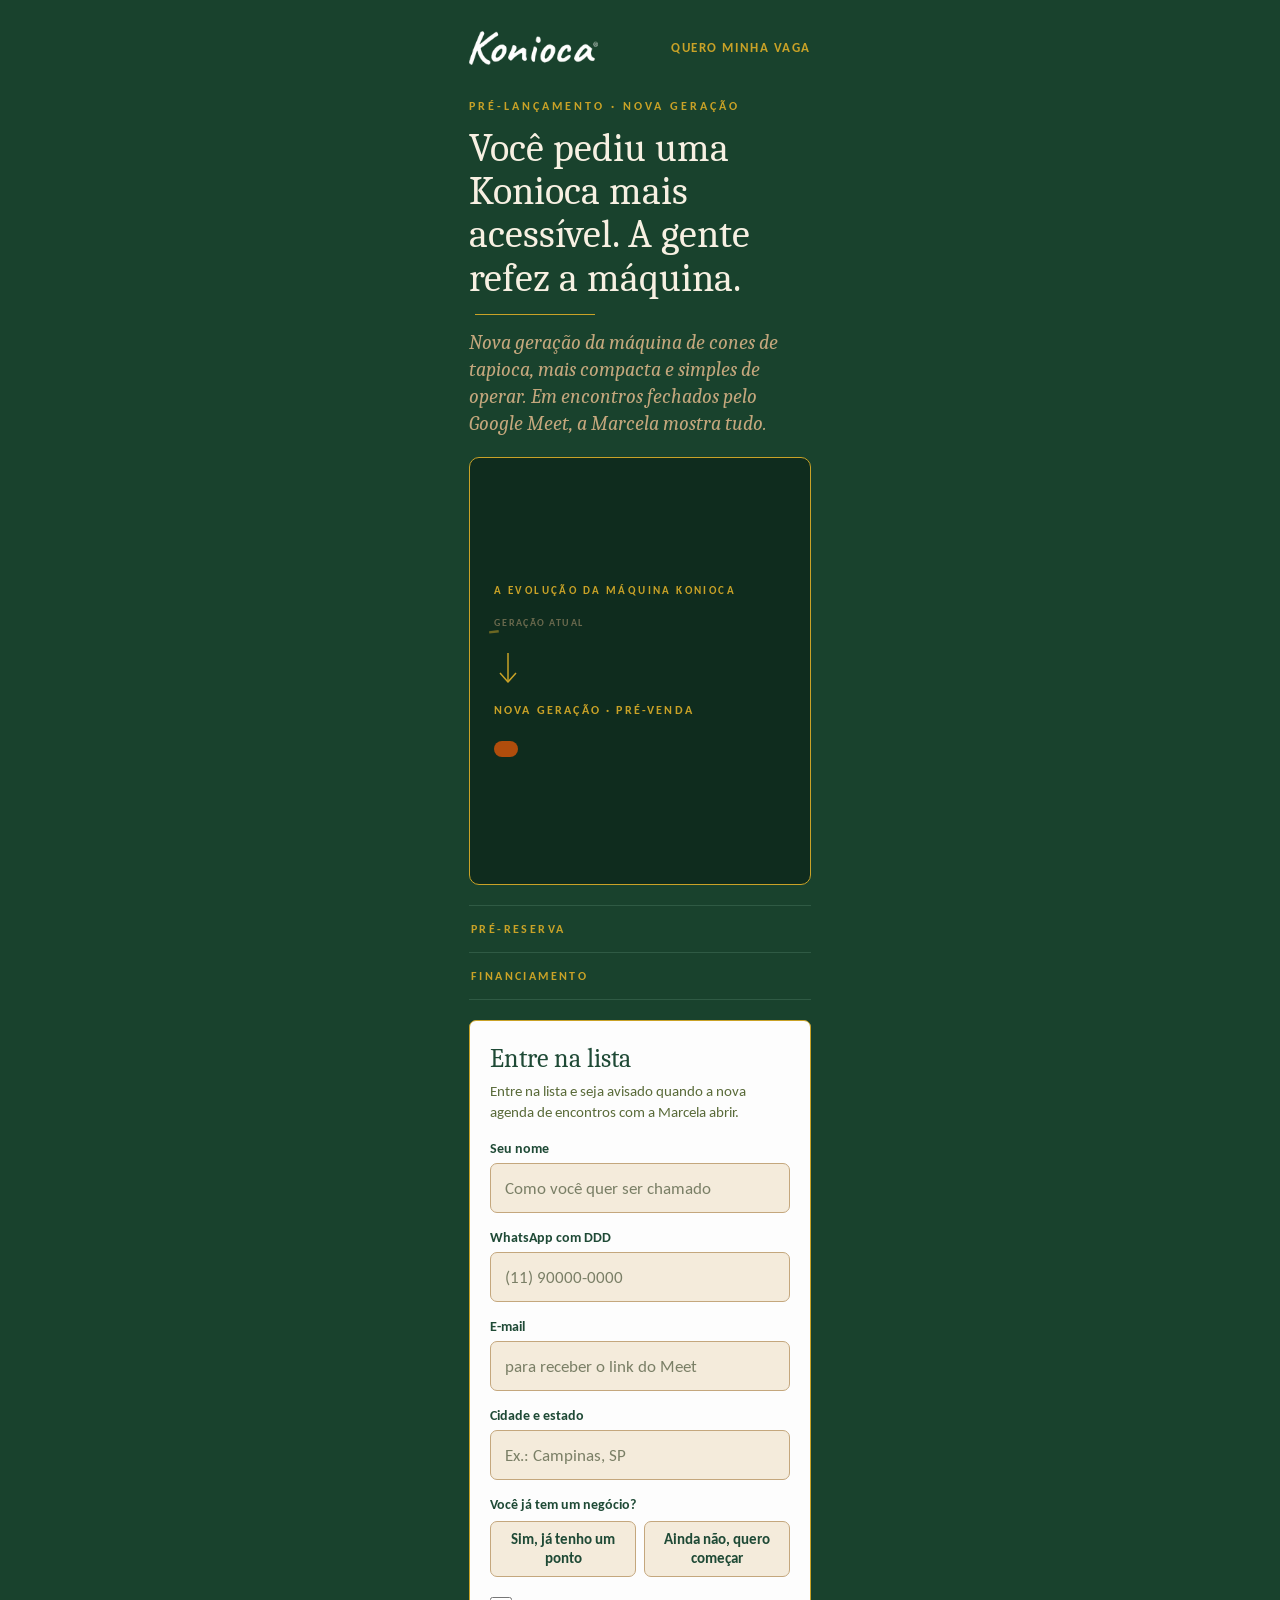
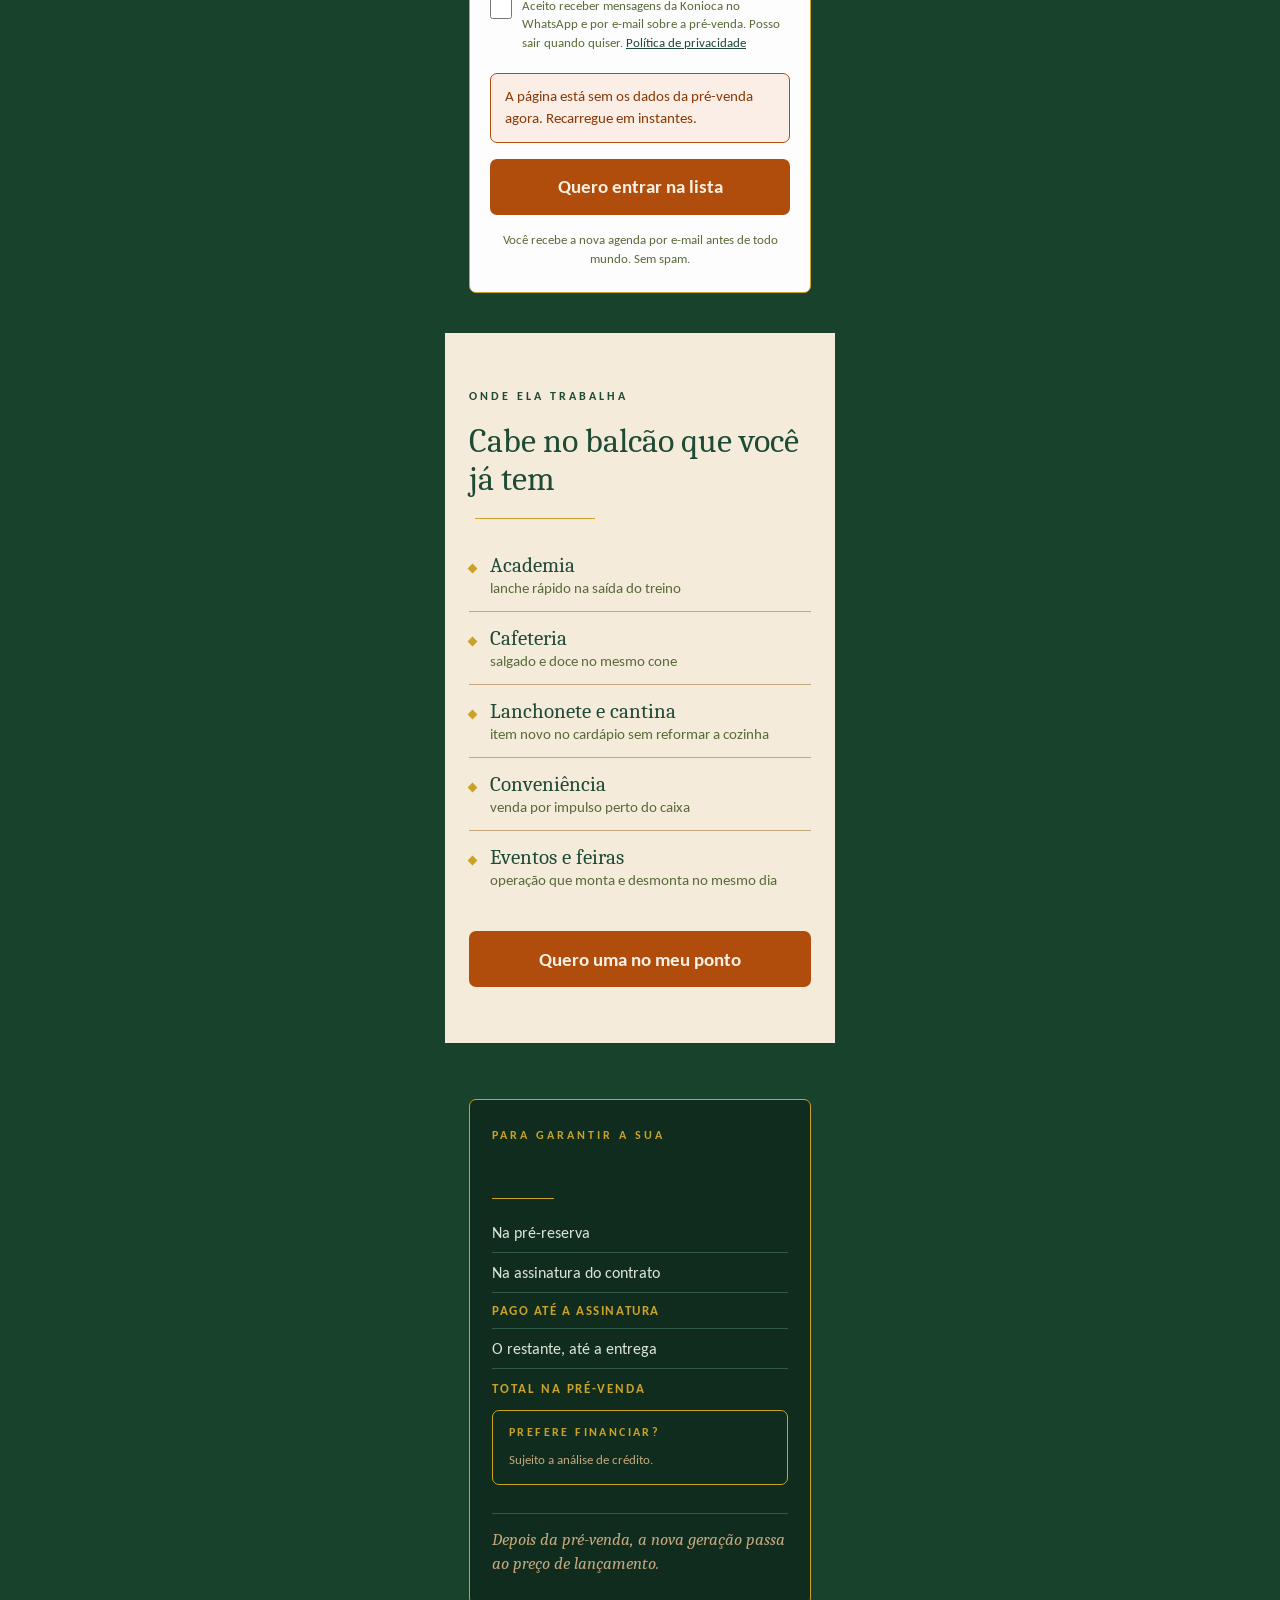
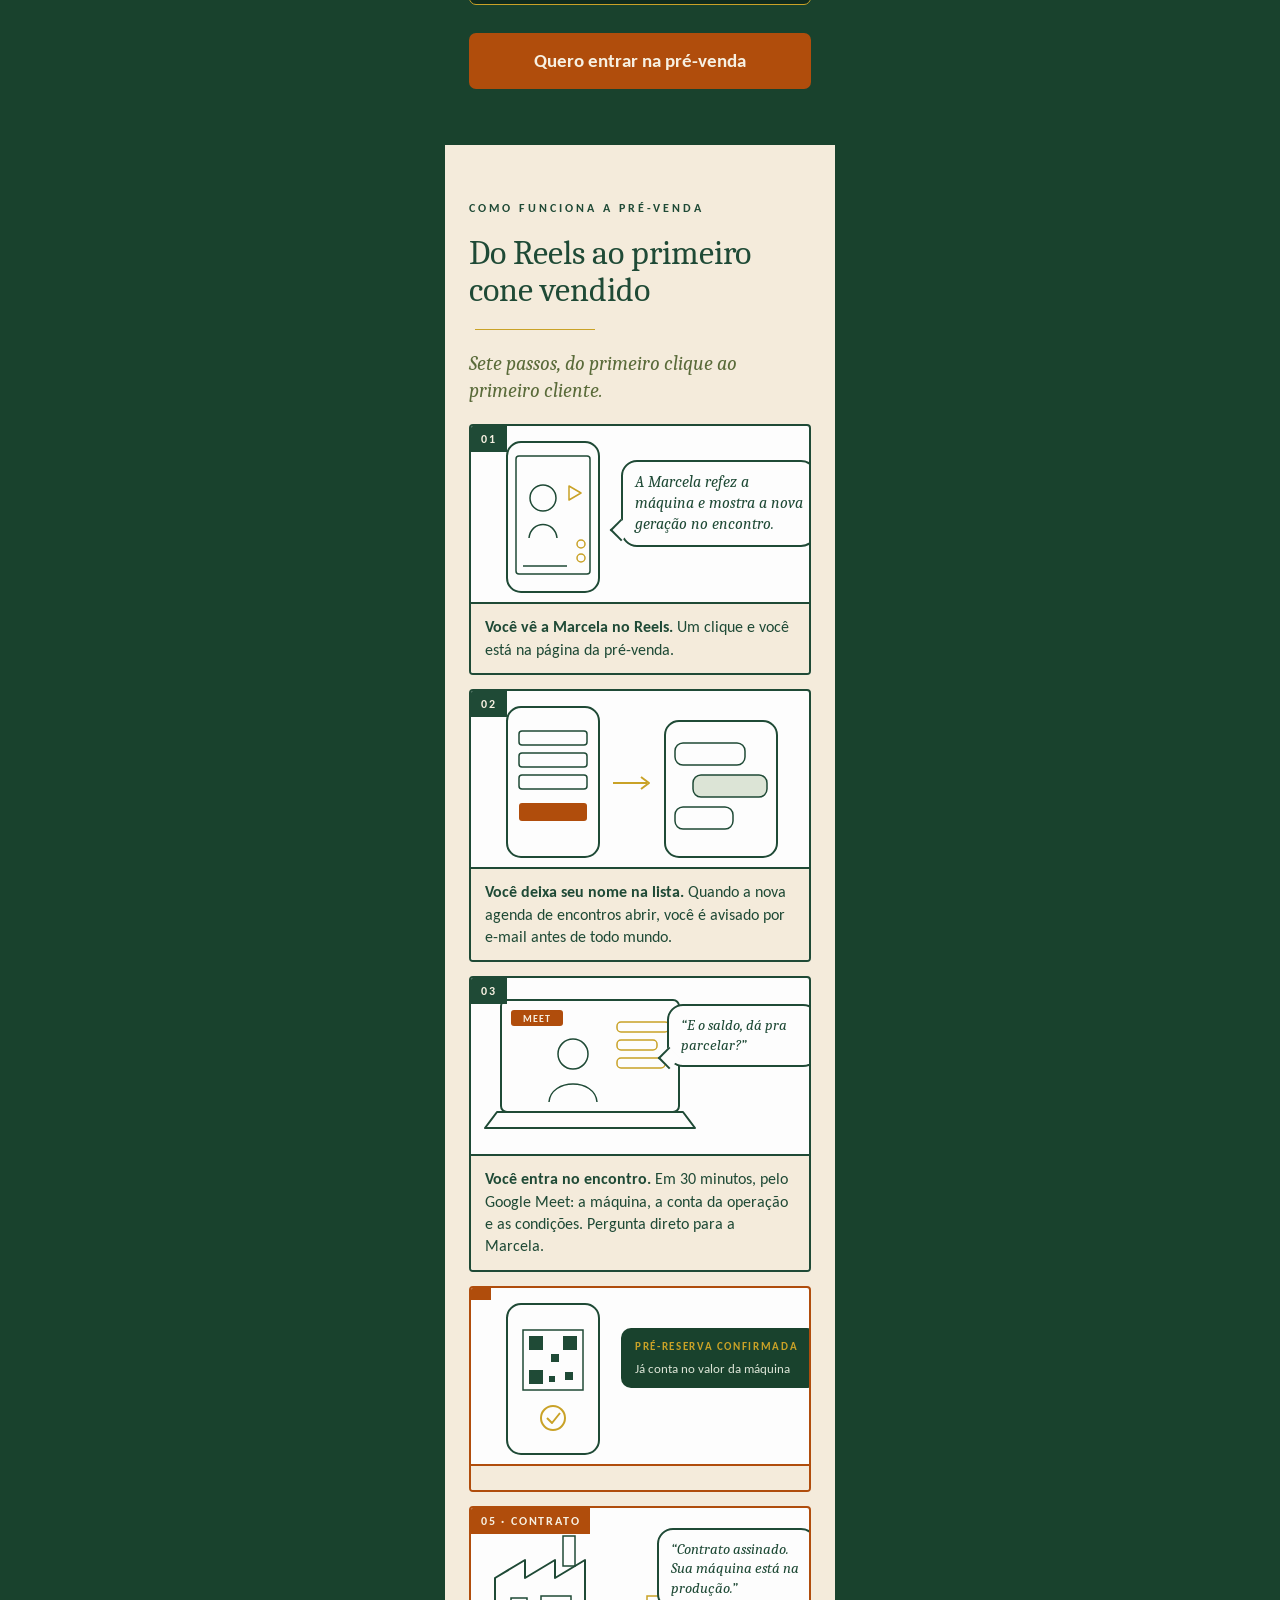
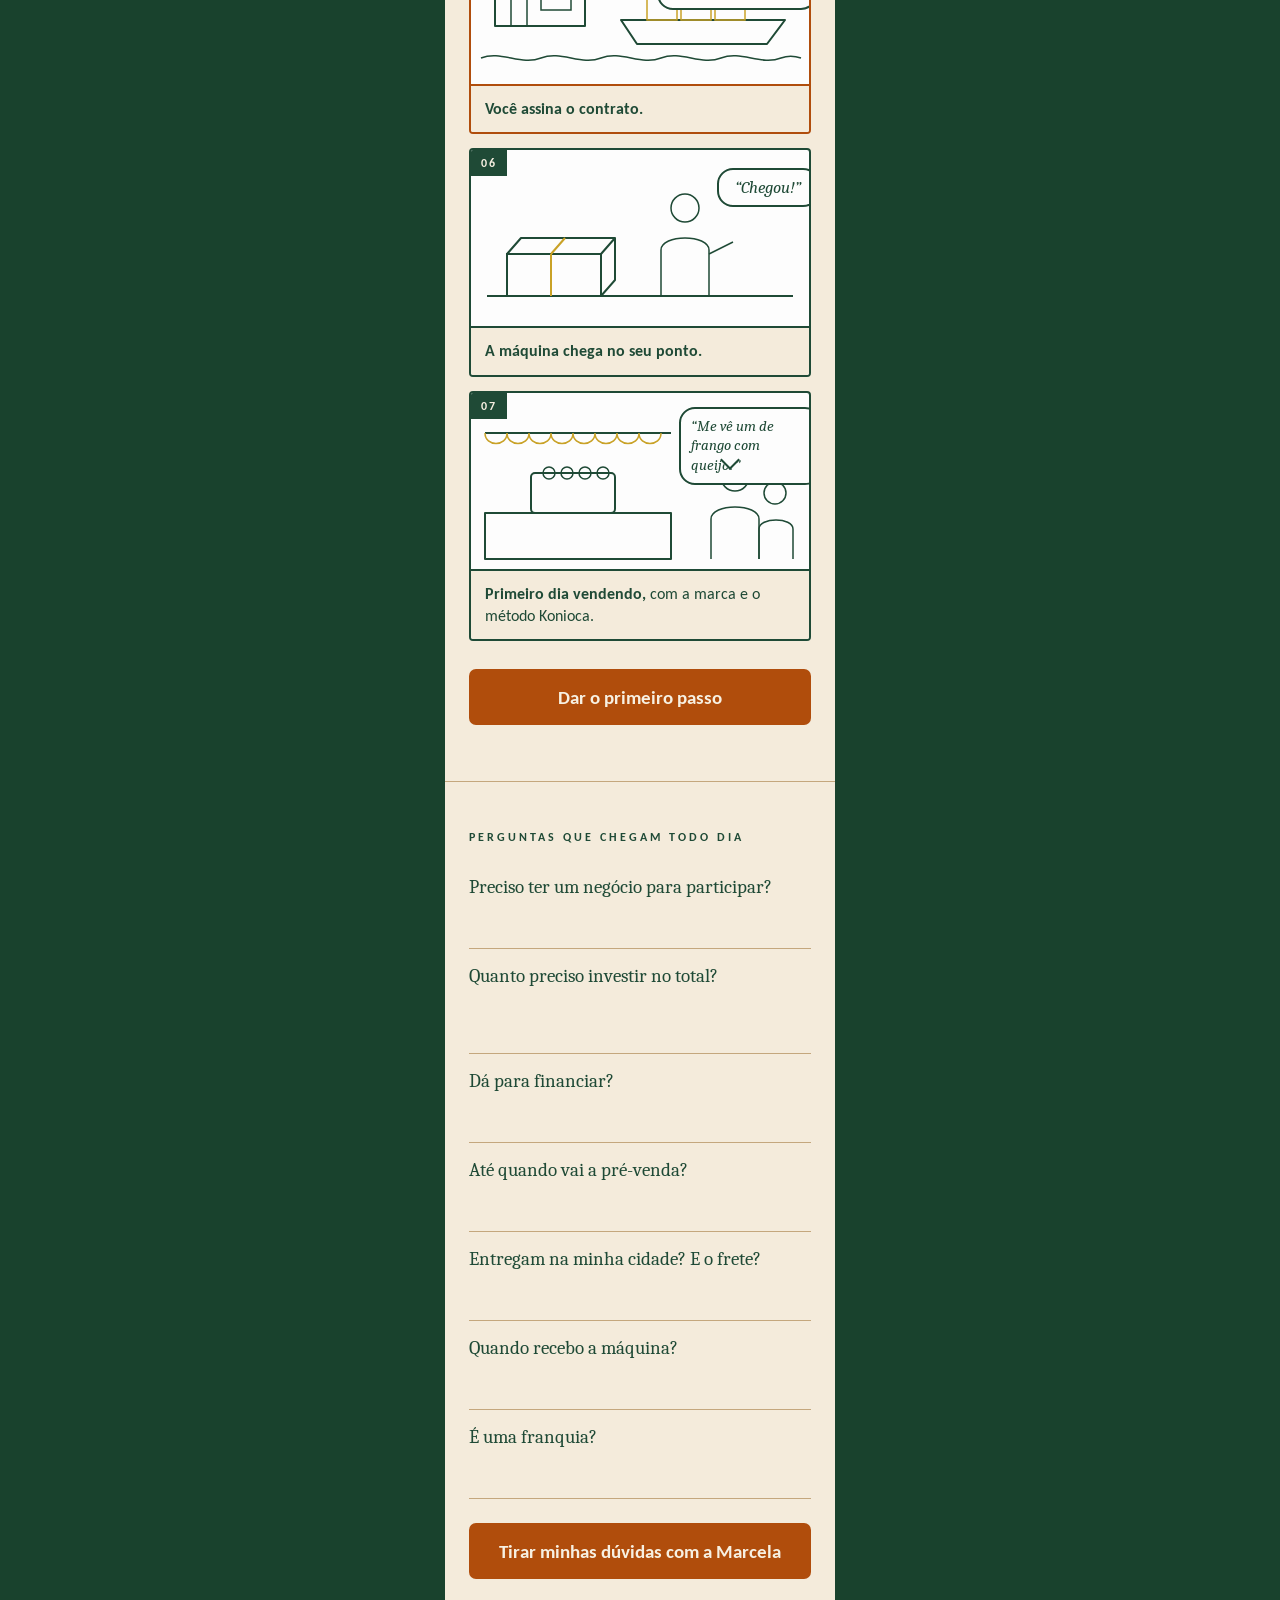
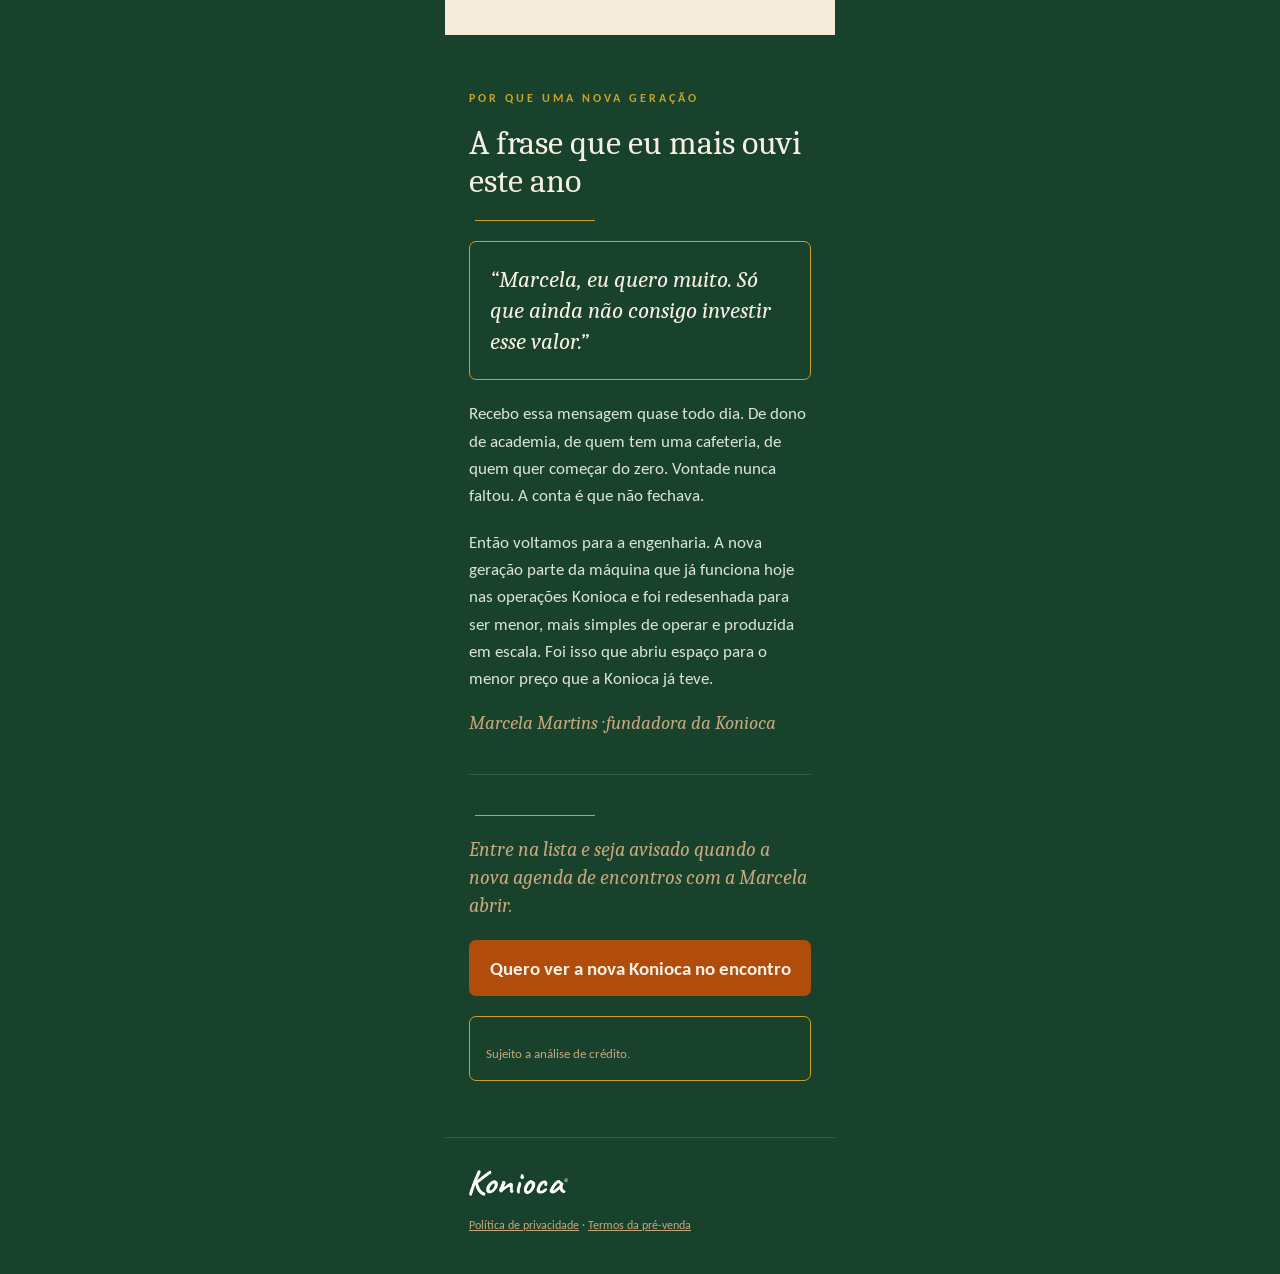
<file: site/index.html>
<!doctype html>
<html lang="pt-BR"><head><meta charset="utf-8"><meta name="viewport" content="width=device-width, initial-scale=1">
<title>Konioca · Pré-venda da nova geração</title>
<meta name="description" content="Nova geração da máquina de cones de tapioca Konioca. Encontros fechados com a Marcela pelo Google Meet. Garanta a sua pré-reserva.">
<meta property="og:type" content="website">
<meta property="og:url" content="https://prevenda.konioca.com/">
<meta property="og:title" content="Konioca · Pré-venda da nova geração">
<meta property="og:description" content="Encontro fechado com a Marcela pelo Google Meet e pré-reserva da nova máquina de cones de tapioca. Garanta a sua pré-reserva.">
<meta property="og:image" content="https://prevenda.konioca.com/assets/img/previa-lp.jpg?v=2">
<meta property="og:image:width" content="1200"><meta property="og:image:height" content="630">
<meta property="og:locale" content="pt_BR">
<meta name="twitter:card" content="summary_large_image">
<link rel="icon" type="image/png" sizes="64x64" href="assets/img/favicon.png"><link rel="apple-touch-icon" href="assets/img/apple-touch-icon.png">
<link rel="preconnect" href="https://fonts.googleapis.com"><link rel="preconnect" href="https://fonts.gstatic.com" crossorigin>
<link rel="stylesheet" href="https://fonts.googleapis.com/css2?family=Caladea:ital,wght@0,400;0,700;1,400&amp;family=Carlito:wght@400;700&amp;display=swap">
<link rel="stylesheet" href="assets/css/site.css?v=0210c">
<style>
a{color:#1f4a36}a:hover{color:#19422d}
input::placeholder{color:#7a7f66}
</style>
</head>
<body>
<div class="pagina" style="min-height: 100vh; display: flex; flex-direction: column; background: #19422d; font-family: Carlito, Calibri, 'Segoe UI', sans-serif; color: #1f4a36; overflow: hidden">
<!-- HERO -->
<section style="display: flex; flex-direction: column; gap: 20px; padding: 28px 24px 40px 24px; background: #19422d">
<div style="display: flex; justify-content: space-between; align-items: center">
<img src="assets/img/logo_konioca_branco.png" alt="Konioca" style="height: 34px; width: auto">
<a href="#cadastro" style="font-size: 13px; font-weight: 700; letter-spacing: 0.12em; color: #c9a227; text-decoration: none; padding: 12px 0">QUERO MINHA VAGA</a>
</div>
<div style="display: flex; flex-direction: column; gap: 14px; padding-top: 12px">
<div style="font-size: 12px; font-weight: 700; letter-spacing: 0.25em; color: #c9a227">PRÉ-LANÇAMENTO · NOVA GERAÇÃO</div>
<h1 style="margin: 0; font-family: Caladea, Cambria, Georgia, serif; font-weight: 400; font-size: 40px; line-height: 1.08; color: #f7f0e2">Você pediu uma Konioca mais acessível. A gente refez a máquina.</h1>
<div style="width: 120px; height: 1px; background: #c9a227; margin-left: 6px"></div>
<p style="margin: 0; font-family: Caladea, Cambria, Georgia, serif; font-style: italic; font-size: 20px; line-height: 1.35; color: #c4a77d">Nova geração da máquina de cones de tapioca, mais compacta e simples de operar. Em encontros fechados pelo Google Meet, a Marcela mostra tudo.</p>
</div>
<div style="position: relative; width: 100%; aspect-ratio: 342 / 428; box-sizing: border-box; padding: 28px 24px; background: #0f2c1e; border: 1px solid #c9a227; border-radius: 10px; display: flex; flex-direction: column; justify-content: center; gap: 18px; overflow: hidden" aria-label="Animação: preço da geração atual riscado e preço da nova geração">
<div style="font-size: 11px; font-weight: 700; letter-spacing: 0.22em; color: #c9a227">A EVOLUÇÃO DA MÁQUINA KONIOCA</div>
<div id="kOld" style="display: flex; flex-direction: column; gap: 4px; transform-origin: left center; transition: opacity 600ms ease, transform 600ms ease; opacity: 0.5; transform: scale(0.8)">
<div style="font-size: 12px; font-weight: 700; letter-spacing: 0.18em; color: #c4a77d">GERAÇÃO ATUAL</div>
<div style="position: relative; align-self: flex-start">
<div style="font-family: Caladea, Cambria, Georgia, serif; font-size: 46px; line-height: 1.05; color: #c4a77d" data-t="preco_atual"></div>
<div id="kStrike" style="position: absolute; left: -6px; right: -6px; top: 52%; height: 3px; background: #c9a227; transform-origin: left center; transition: transform 500ms ease; transform: rotate(-7deg) scaleX(1)"></div>
</div>
</div>
<div id="kArrow" style="height: 34px; transition: opacity 400ms ease; opacity: 1">
<svg width="28" height="34" viewBox="0 0 28 34" fill="none" aria-hidden="true"><path d="M14 2 V30" stroke="#c9a227" stroke-width="1.5"></path><path d="M6 22 L14 31 L22 22" stroke="#c9a227" stroke-width="1.5" stroke-linejoin="round"></path></svg>
</div>
<div id="kNew" style="display: flex; flex-direction: column; gap: 6px; transition: opacity 600ms ease, transform 600ms ease; opacity: 1; transform: translateY(0px)">
<div style="font-size: 12px; font-weight: 700; letter-spacing: 0.18em; color: #c9a227">NOVA GERAÇÃO · PRÉ-VENDA</div>
<div style="font-family: Caladea, Cambria, Georgia, serif; font-size: 68px; line-height: 1; color: #f7f0e2"><span id="kCounter" data-t="preco_prevenda"></span></div>
</div>
<div id="kBadge" style="display: flex; align-items: center; gap: 12px; transform-origin: left center; transition: opacity 400ms ease, transform 400ms cubic-bezier(0.34, 1.56, 0.64, 1); opacity: 1; transform: scale(1)">
<div style="padding: 8px 12px; background: #b04d0c; border-radius: 999px; font-size: 15px; font-weight: 700; letter-spacing: 0.08em; color: #f7f0e2; white-space: nowrap" data-tpl="{desconto_pct}% MENOS"></div>
<div style="font-size: 14px; line-height: 1.35; color: #dce4d6" data-tpl="{desconto_valor} a menos que a geração atual"></div>
</div>
</div>
<div style="display: flex; justify-content: space-between; align-items: baseline; padding: 4px 2px; border-top: 1px solid #2f5a44; border-bottom: 1px solid #2f5a44">
<div style="font-size: 12px; font-weight: 700; letter-spacing: 0.2em; color: #c9a227; padding: 12px 0">PRÉ-RESERVA</div>
<div style="font-family: Caladea, Cambria, Georgia, serif; font-size: 22px; color: #f7f0e2" data-tpl="{reserva} no PIX"></div>
</div>
<div style="display: flex; justify-content: space-between; align-items: baseline; margin-top: -20px; padding: 4px 2px; border-bottom: 1px solid #2f5a44">
<div style="font-size: 12px; font-weight: 700; letter-spacing: 0.2em; color: #c9a227; padding: 12px 0">FINANCIAMENTO</div>
<div style="font-family: Caladea, Cambria, Georgia, serif; font-size: 22px; color: #f7f0e2" data-tpl="Parceria {parceiro}"></div>
</div>
<div class="oculto" data-agenda="aberta" style="display: flex; justify-content: space-between; align-items: baseline; margin-top: -20px; padding: 4px 2px; border-bottom: 1px solid #2f5a44">
<div style="font-size: 12px; font-weight: 700; letter-spacing: 0.2em; color: #c9a227; padding: 12px 0">ENCERRA</div>
<div style="font-family: Caladea, Cambria, Georgia, serif; font-size: 22px; color: #f7f0e2" data-tpl="{fim_ddmm} · {fim_hora}"></div>
</div>
<div class="oculto" data-agenda="aberta" style="display: flex; justify-content: space-between; align-items: baseline; margin-top: -20px; padding: 4px 2px; border-bottom: 1px solid #2f5a44">
<div style="font-size: 12px; font-weight: 700; letter-spacing: 0.2em; color: #c9a227; padding: 12px 0" id="kFaltamRotulo">FALTAM</div>
<div style="font-family: Caladea, Cambria, Georgia, serif; font-size: 22px; color: #f7f0e2" id="kContagem" data-t="contagem"></div>
</div>
<div id="kContadorLinha" class="oculto" style="display: flex; justify-content: space-between; align-items: baseline; margin-top: -20px; padding: 4px 2px; border-bottom: 1px solid #2f5a44">
<div style="font-size: 12px; font-weight: 700; letter-spacing: 0.2em; color: #c9a227; padding: 12px 0">PRÉ-RESERVAS</div>
<div style="font-family: Caladea, Cambria, Georgia, serif; font-size: 22px; color: #f7f0e2" data-t="contador"></div>
</div>

<!-- FORM -->
<form id="cadastro" novalidate style="display: flex; flex-direction: column; gap: 16px; padding: 24px 20px; background: #fdfdfd; border: 1px solid #c9a227; border-radius: 7px">
<div style="display: flex; flex-direction: column; gap: 6px">
<div style="font-family: Caladea, Cambria, Georgia, serif; font-size: 26px; line-height: 1.15; color: #1f4a36" data-agenda="pausada">Entre na lista</div>
<div style="font-size: 15px; line-height: 1.45; color: #5a6b3a" data-agenda="pausada">Entre na lista e seja avisado quando a nova agenda de encontros com a Marcela abrir.</div>
<div class="oculto" style="font-family: Caladea, Cambria, Georgia, serif; font-size: 26px; line-height: 1.15; color: #1f4a36" data-agenda="aberta">Garanta sua vaga nos encontros</div>
<div class="oculto" style="font-size: 15px; line-height: 1.45; color: #5a6b3a" data-agenda="aberta" data-tpl="Encontros fechados pelo Google Meet: {encontro_duracao} minutos, no máximo {encontro_capacidade} pessoas por grupo. Você escolhe o horário depois do cadastro."></div>
</div>
<div style="display: flex; flex-direction: column; gap: 6px">
<label for="f-nome" style="font-size: 14px; font-weight: 700; color: #1f4a36">Seu nome</label>
<input id="f-nome" name="nome" type="text" autocomplete="name" required maxlength="80" placeholder="Como você quer ser chamado" style="height: 50px; padding: 0 14px; font-size: 17px; font-family: Carlito, Calibri, sans-serif; color: #1f4a36; background: #f4ebdb; border: 1px solid #c4a77d; border-radius: 7px; box-sizing: border-box">
</div>
<div style="display: flex; flex-direction: column; gap: 6px">
<label for="f-whats" style="font-size: 14px; font-weight: 700; color: #1f4a36">WhatsApp com DDD</label>
<input id="f-whats" name="whatsapp" type="tel" inputmode="tel" autocomplete="tel" required maxlength="20" placeholder="(11) 90000-0000" style="height: 50px; padding: 0 14px; font-size: 17px; font-family: Carlito, Calibri, sans-serif; color: #1f4a36; background: #f4ebdb; border: 1px solid #c4a77d; border-radius: 7px; box-sizing: border-box">
</div>
<div style="display: flex; flex-direction: column; gap: 6px">
<label for="f-email" style="font-size: 14px; font-weight: 700; color: #1f4a36">E-mail</label>
<input id="f-email" name="email" type="email" autocomplete="email" required maxlength="254" placeholder="para receber o link do Meet" style="height: 50px; padding: 0 14px; font-size: 17px; font-family: Carlito, Calibri, sans-serif; color: #1f4a36; background: #f4ebdb; border: 1px solid #c4a77d; border-radius: 7px; box-sizing: border-box">
<div id="f-email-sugestao" class="msg-sugestao oculto" aria-live="polite"></div>
</div>
<div style="display: flex; flex-direction: column; gap: 6px">
<label for="f-cidade" style="font-size: 14px; font-weight: 700; color: #1f4a36">Cidade e estado</label>
<input id="f-cidade" name="cidade" type="text" autocomplete="address-level2" maxlength="100" placeholder="Ex.: Campinas, SP" style="height: 50px; padding: 0 14px; font-size: 17px; font-family: Carlito, Calibri, sans-serif; color: #1f4a36; background: #f4ebdb; border: 1px solid #c4a77d; border-radius: 7px; box-sizing: border-box">
</div>
<fieldset style="margin: 0; padding: 0; border: 0; display: flex; flex-direction: column; gap: 8px">
<legend style="font-size: 14px; font-weight: 700; color: #1f4a36; padding: 0 0 8px 0">Você já tem um negócio?</legend>
<div style="display: grid; grid-template-columns: repeat(2, minmax(0, 1fr)); gap: 8px">
<button type="button" class="pill" data-valor="sim" aria-pressed="false" style="min-height: 52px; padding: 8px 10px; font-family: Carlito, Calibri, sans-serif; font-size: 15px; font-weight: 700; line-height: 1.25; border-radius: 7px; cursor: pointer; background: #f4ebdb; color: #1f4a36; border: 1px solid #c4a77d">Sim, já tenho um ponto</button>
<button type="button" class="pill" data-valor="nao" aria-pressed="false" style="min-height: 52px; padding: 8px 10px; font-family: Carlito, Calibri, sans-serif; font-size: 15px; font-weight: 700; line-height: 1.25; border-radius: 7px; cursor: pointer; background: #f4ebdb; color: #1f4a36; border: 1px solid #c4a77d">Ainda não, quero começar</button>
</div>
<input type="hidden" name="tem_negocio" id="f-negocio" value="">
</fieldset>
<div class="hp" aria-hidden="true"><label for="f-site">Deixe em branco</label><input id="f-site" name="site" type="text" tabindex="-1" autocomplete="off"></div>
<label style="display: flex; gap: 10px; align-items: flex-start; font-size: 13px; line-height: 1.45; color: #5a6b3a; padding: 4px 0">
<input type="checkbox" id="f-consent" name="consentimento" style="width: 22px; height: 22px; margin: 0; flex-shrink: 0; accent-color: #1f4a36">
<span>Aceito receber mensagens da Konioca no WhatsApp e por e-mail sobre a pré-venda. Posso sair quando quiser. <a href="/privacidade" data-href="politica_privacidade_url" target="_blank" rel="noopener" style="color: #1f4a36">Política de privacidade</a></span>
</label>
<div id="f-turnstile" class="oculto" style="min-height: 65px"></div>
<div id="f-erro" class="form-erro oculto" role="alert"></div>
<div id="f-planob" class="oculto"><a id="f-planob-link" href="#" rel="noopener" target="_blank" style="display: flex; align-items: center; justify-content: center; height: 52px; background: #1f4a36; color: #f7f0e2; font-size: 17px; font-weight: 700; text-decoration: none; border-radius: 7px">Garantir minha vaga pelo WhatsApp</a></div>
<button type="submit" id="f-enviar" class="cta" style="display: flex; align-items: center; justify-content: center; height: 56px; background: #b04d0c; color: #f7f0e2; font-size: 19px; font-weight: 700; text-decoration: none; border-radius: 7px" data-texto-aberta="Quero minha vaga no encontro">Quero entrar na lista</button>
<div style="font-size: 13px; line-height: 1.45; color: #5a6b3a; text-align: center" data-agenda="pausada">Você recebe a nova agenda por e-mail antes de todo mundo. Sem spam.</div>
<div class="oculto" style="font-size: 13px; line-height: 1.45; color: #5a6b3a; text-align: center" data-agenda="aberta">Depois do cadastro, você escolhe o horário e recebe o link do Meet por e-mail. Sem spam.</div>
</form>
</section>

<!-- ONDE ENTRA -->
<section style="display: flex; flex-direction: column; gap: 20px; padding: 56px 24px; background: #f4ebdb">
<div style="font-size: 12px; font-weight: 700; letter-spacing: 0.25em; color: #1f4a36">ONDE ELA TRABALHA</div>
<h2 style="margin: 0; font-family: Caladea, Cambria, Georgia, serif; font-weight: 400; font-size: 34px; line-height: 1.1; color: #1f4a36">Cabe no balcão que você já tem</h2>
<div style="width: 120px; height: 1px; background: #c9a227; margin-left: 6px"></div>
<div style="display: flex; flex-direction: column">
<div style="display: flex; gap: 14px; align-items: baseline; padding: 14px 0; border-bottom: 1px solid #c4a77d"><div style="width: 7px; height: 7px; background: #c9a227; transform: rotate(45deg); flex-shrink: 0"></div><div style="display: flex; flex-direction: column; gap: 2px"><div style="font-family: Caladea, Cambria, Georgia, serif; font-size: 21px; color: #1f4a36">Academia</div><div style="font-size: 15px; color: #5a6b3a">lanche rápido na saída do treino</div></div></div>
<div style="display: flex; gap: 14px; align-items: baseline; padding: 14px 0; border-bottom: 1px solid #c4a77d"><div style="width: 7px; height: 7px; background: #c9a227; transform: rotate(45deg); flex-shrink: 0"></div><div style="display: flex; flex-direction: column; gap: 2px"><div style="font-family: Caladea, Cambria, Georgia, serif; font-size: 21px; color: #1f4a36">Cafeteria</div><div style="font-size: 15px; color: #5a6b3a">salgado e doce no mesmo cone</div></div></div>
<div style="display: flex; gap: 14px; align-items: baseline; padding: 14px 0; border-bottom: 1px solid #c4a77d"><div style="width: 7px; height: 7px; background: #c9a227; transform: rotate(45deg); flex-shrink: 0"></div><div style="display: flex; flex-direction: column; gap: 2px"><div style="font-family: Caladea, Cambria, Georgia, serif; font-size: 21px; color: #1f4a36">Lanchonete e cantina</div><div style="font-size: 15px; color: #5a6b3a">item novo no cardápio sem reformar a cozinha</div></div></div>
<div style="display: flex; gap: 14px; align-items: baseline; padding: 14px 0; border-bottom: 1px solid #c4a77d"><div style="width: 7px; height: 7px; background: #c9a227; transform: rotate(45deg); flex-shrink: 0"></div><div style="display: flex; flex-direction: column; gap: 2px"><div style="font-family: Caladea, Cambria, Georgia, serif; font-size: 21px; color: #1f4a36">Conveniência</div><div style="font-size: 15px; color: #5a6b3a">venda por impulso perto do caixa</div></div></div>
<div style="display: flex; gap: 14px; align-items: baseline; padding: 14px 0"><div style="width: 7px; height: 7px; background: #c9a227; transform: rotate(45deg); flex-shrink: 0"></div><div style="display: flex; flex-direction: column; gap: 2px"><div style="font-family: Caladea, Cambria, Georgia, serif; font-size: 21px; color: #1f4a36">Eventos e feiras</div><div style="font-size: 15px; color: #5a6b3a">operação que monta e desmonta no mesmo dia</div></div></div>
</div>
<a href="#cadastro" style="display: flex; align-items: center; justify-content: center; height: 56px; margin-top: 8px; background: #b04d0c; color: #f7f0e2; font-size: 19px; font-weight: 700; text-decoration: none; border-radius: 7px">Quero uma no meu ponto</a>
</section>

<!-- PARA GARANTIR A SUA -->
<section style="display: flex; flex-direction: column; gap: 20px; padding: 56px 24px; background: #19422d">
<!-- CARD DE PREÇO: R$ 1.000 PROTAGONISTA -->
<div style="display: flex; flex-direction: column; gap: 14px; padding: 28px 22px; background: #0f2c1e; border: 1px solid #c9a227; border-radius: 7px">
<div style="font-size: 12px; font-weight: 700; letter-spacing: 0.25em; color: #c9a227">PARA GARANTIR A SUA</div>
<div style="font-family: Caladea, Cambria, Georgia, serif; font-size: 64px; line-height: 1; color: #f7f0e2" data-t="reserva"></div>
<div style="font-family: Caladea, Cambria, Georgia, serif; font-style: italic; font-size: 19px; line-height: 1.35; color: #c4a77d" data-tpl="Garante seu acesso à pré-reserva e já conta no valor da máquina. Na assinatura do contrato você paga mais {entrada}. O restante, {parcelado}, é quitado até a entrega ou financiado pelo {parceiro}."></div>
<div style="font-size: 15px; font-weight: 700; line-height: 1.45; color: #f7f0e2" data-agenda="pausada" data-tpl="Pré-venda limitada a {lote1} máquinas."></div>
<div class="oculto" style="font-size: 15px; font-weight: 700; line-height: 1.45; color: #f7f0e2" data-agenda="aberta" data-tpl="Pré-venda até {fim_ddmm}, às {fim_hora}, ou antes, se as {lote1} máquinas esgotarem."></div>
<div style="width: 62px; height: 1px; background: #c9a227"></div>
<div style="display: flex; flex-direction: column">
<div style="display: flex; justify-content: space-between; align-items: baseline; gap: 12px; padding: 10px 0; border-bottom: 1px solid #2f5a44"><div style="font-size: 16px; color: #dce4d6">Na pré-reserva</div><div style="font-family: Caladea, Cambria, Georgia, serif; font-size: 21px; color: #f7f0e2; text-align: right" data-t="reserva"></div></div>
<div style="display: flex; justify-content: space-between; align-items: baseline; gap: 12px; padding: 10px 0; border-bottom: 1px solid #2f5a44"><div style="font-size: 16px; color: #dce4d6">Na assinatura do contrato</div><div style="font-family: Caladea, Cambria, Georgia, serif; font-size: 21px; color: #f7f0e2; text-align: right" data-t="entrada"></div></div>
<div style="display: flex; justify-content: space-between; align-items: baseline; gap: 12px; padding: 10px 0; border-bottom: 1px solid #2f5a44"><div style="font-size: 13px; font-weight: 700; letter-spacing: 0.12em; color: #c9a227">PAGO ATÉ A ASSINATURA</div><div style="font-family: Caladea, Cambria, Georgia, serif; font-size: 21px; color: #c9a227; text-align: right" data-t="pago_assinatura"></div></div>
<div style="display: flex; justify-content: space-between; align-items: baseline; gap: 12px; padding: 10px 0; border-bottom: 1px solid #2f5a44"><div style="font-size: 16px; color: #dce4d6">O restante, até a entrega</div><div style="font-family: Caladea, Cambria, Georgia, serif; font-size: 21px; color: #f7f0e2; text-align: right" data-t="parcelado"></div></div>
<div style="display: flex; justify-content: space-between; align-items: baseline; padding: 12px 0 0 0"><div style="font-size: 13px; font-weight: 700; letter-spacing: 0.15em; color: #c9a227">TOTAL NA PRÉ-VENDA</div><div style="font-family: Caladea, Cambria, Georgia, serif; font-size: 26px; color: #f7f0e2" data-t="preco_prevenda"></div></div>
</div>
<div style="display: flex; flex-direction: column; gap: 6px; padding: 14px 16px; border: 1px solid #c9a227; border-radius: 7px">
<div style="font-size: 12px; font-weight: 700; letter-spacing: 0.2em; color: #c9a227">PREFERE FINANCIAR?</div>
<div style="font-size: 16px; line-height: 1.5; color: #f7f0e2" data-tpl="Depois da pré-reserva, todo o valor restante, {financiado}, pode ser financiado pelo {parceiro}."></div>
<div style="font-size: 13px; line-height: 1.45; color: #c4a77d">Sujeito a análise de crédito.</div>
</div>
<div style="font-size: 14px; line-height: 1.5; color: #dce4d6" data-tpl="Entrega em até {entrega_dias} dias após a assinatura do contrato."></div>
<div style="height: 1px; background: #2f5a44"></div>
<div style="font-family: Caladea, Cambria, Georgia, serif; font-style: italic; font-size: 17px; line-height: 1.4; color: #c4a77d" data-agenda="pausada">Depois da pré-venda, a nova geração passa ao preço de lançamento.</div>
<div class="oculto" style="font-family: Caladea, Cambria, Georgia, serif; font-style: italic; font-size: 17px; line-height: 1.4; color: #c4a77d" data-agenda="aberta" data-tpl="Depois de {fim_ddmm}, a nova geração passa ao preço de lançamento."></div>
</div>
<a href="#cadastro" style="display: flex; align-items: center; justify-content: center; height: 56px; margin-top: 8px; background: #b04d0c; color: #f7f0e2; font-size: 19px; font-weight: 700; text-decoration: none; border-radius: 7px">Quero entrar na pré-venda</a>
</section>

<!-- COMO FUNCIONA EM QUADRINHOS + PREÇO -->
<section style="display: flex; flex-direction: column; gap: 20px; padding: 56px 24px; background: #f4ebdb">
<div style="font-size: 12px; font-weight: 700; letter-spacing: 0.25em; color: #1f4a36">COMO FUNCIONA A PRÉ-VENDA</div>
<h2 style="margin: 0; font-family: Caladea, Cambria, Georgia, serif; font-weight: 400; font-size: 34px; line-height: 1.1; color: #1f4a36">Do Reels ao primeiro cone vendido</h2>
<div style="width: 120px; height: 1px; background: #c9a227; margin-left: 6px"></div>
<p style="margin: 0; font-family: Caladea, Cambria, Georgia, serif; font-style: italic; font-size: 20px; line-height: 1.35; color: #5a6b3a">Sete passos, do primeiro clique ao primeiro cliente.</p>

<div style="display: flex; flex-direction: column; gap: 14px">

<!-- Q1 -->
<figure class="quadro" style="position: relative; margin: 0; display: flex; flex-direction: column; background: #fdfdfd; border: 2px solid #1f4a36; border-radius: 4px; overflow: hidden">
<div style="position: absolute; top: 0; left: 0; padding: 6px 10px; background: #1f4a36; color: #f7f0e2; font-size: 12px; font-weight: 700; letter-spacing: 0.15em">01</div>
<svg width="338" height="176" viewBox="0 0 338 176" fill="none" aria-hidden="true" style="display: block">
<rect x="36" y="16" width="92" height="150" rx="14" stroke="#1f4a36" stroke-width="2"></rect>
<rect x="45" y="30" width="74" height="118" rx="3" stroke="#1f4a36" stroke-width="1.5"></rect>
<circle cx="72" cy="72" r="13" stroke="#1f4a36" stroke-width="1.5"></circle>
<path d="M58 112 C60 94 84 94 86 112" stroke="#1f4a36" stroke-width="1.5"></path>
<path d="M98 60 L110 67 L98 74 Z" stroke="#c9a227" stroke-width="1.5" stroke-linejoin="round"></path>
<circle cx="110" cy="118" r="4" stroke="#c9a227" stroke-width="1.5"></circle>
<circle cx="110" cy="132" r="4" stroke="#c9a227" stroke-width="1.5"></circle>
<path d="M52 140 H96" stroke="#1f4a36" stroke-width="1.5"></path>
</svg>
<div style="position: absolute; top: 34px; left: 150px; width: 168px; padding: 10px 12px; background: #fdfdfd; border: 2px solid #1f4a36; border-radius: 16px; font-family: Caladea, Cambria, Georgia, serif; font-style: italic; font-size: 16px; line-height: 1.3; color: #1f4a36">A Marcela refez a máquina e mostra a nova geração no encontro.</div>
<div style="position: absolute; top: 96px; left: 142px; width: 14px; height: 14px; background: #fdfdfd; border-left: 2px solid #1f4a36; border-bottom: 2px solid #1f4a36; transform: rotate(45deg)"></div>
<figcaption style="padding: 12px 14px; border-top: 2px solid #1f4a36; background: #f4ebdb; font-size: 16px; line-height: 1.4; color: #1f4a36"><strong>Você vê a Marcela no Reels.</strong> Um clique e você está na página da pré-venda.</figcaption>
</figure>

<!-- Q2 -->
<figure class="quadro" style="position: relative; margin: 0; display: flex; flex-direction: column; background: #fdfdfd; border: 2px solid #1f4a36; border-radius: 4px; overflow: hidden">
<div style="position: absolute; top: 0; left: 0; padding: 6px 10px; background: #1f4a36; color: #f7f0e2; font-size: 12px; font-weight: 700; letter-spacing: 0.15em">02</div>
<svg width="338" height="176" viewBox="0 0 338 176" fill="none" aria-hidden="true" style="display: block">
<rect x="36" y="16" width="92" height="150" rx="14" stroke="#1f4a36" stroke-width="2"></rect>
<rect x="48" y="40" width="68" height="14" rx="3" stroke="#1f4a36" stroke-width="1.5"></rect>
<rect x="48" y="62" width="68" height="14" rx="3" stroke="#1f4a36" stroke-width="1.5"></rect>
<rect x="48" y="84" width="68" height="14" rx="3" stroke="#1f4a36" stroke-width="1.5"></rect>
<rect x="48" y="112" width="68" height="18" rx="3" fill="#b04d0c"></rect>
<path d="M142 92 H176" stroke="#c9a227" stroke-width="2"></path>
<path d="M170 86 L178 92 L170 98" stroke="#c9a227" stroke-width="2" stroke-linejoin="round"></path>
<rect x="194" y="30" width="112" height="136" rx="14" stroke="#1f4a36" stroke-width="2"></rect>
<rect x="204" y="52" width="70" height="22" rx="8" stroke="#1f4a36" stroke-width="1.5"></rect>
<rect x="222" y="84" width="74" height="22" rx="8" fill="#dce4d6" stroke="#1f4a36" stroke-width="1.5"></rect>
<rect x="204" y="116" width="58" height="22" rx="8" stroke="#1f4a36" stroke-width="1.5"></rect>
</svg>
<figcaption style="padding: 12px 14px; border-top: 2px solid #1f4a36; background: #f4ebdb; font-size: 16px; line-height: 1.4; color: #1f4a36"><strong>Você deixa seu nome na lista.</strong> <span data-agenda="pausada">Quando a nova agenda de encontros abrir, você é avisado por e-mail antes de todo mundo.</span><span class="oculto" data-agenda="aberta">Escolhe o horário e recebe o link do Meet por e-mail, com lembrete na véspera e uma hora antes.</span></figcaption>
</figure>

<!-- Q3 -->
<figure class="quadro" style="position: relative; margin: 0; display: flex; flex-direction: column; background: #fdfdfd; border: 2px solid #1f4a36; border-radius: 4px; overflow: hidden">
<div style="position: absolute; top: 0; left: 0; padding: 6px 10px; background: #1f4a36; color: #f7f0e2; font-size: 12px; font-weight: 700; letter-spacing: 0.15em">03</div>
<svg width="338" height="176" viewBox="0 0 338 176" fill="none" aria-hidden="true" style="display: block">
<rect x="30" y="22" width="178" height="112" rx="6" stroke="#1f4a36" stroke-width="2"></rect>
<path d="M14 150 H224 L212 134 H26 Z" stroke="#1f4a36" stroke-width="2" stroke-linejoin="round"></path>
<rect x="40" y="32" width="52" height="16" rx="3" fill="#b04d0c"></rect>
<text x="66" y="44" text-anchor="middle" font-family="Carlito, Calibri, sans-serif" font-size="10" font-weight="700" fill="#f7f0e2" letter-spacing="1">MEET</text>
<circle cx="102" cy="76" r="15" stroke="#1f4a36" stroke-width="1.5"></circle>
<path d="M78 124 C80 100 124 100 126 124" stroke="#1f4a36" stroke-width="1.5"></path>
<rect x="146" y="44" width="52" height="10" rx="4" stroke="#c9a227" stroke-width="1.5"></rect>
<rect x="146" y="62" width="40" height="10" rx="4" stroke="#c9a227" stroke-width="1.5"></rect>
<rect x="146" y="80" width="48" height="10" rx="4" stroke="#c9a227" stroke-width="1.5"></rect>
</svg>
<div style="position: absolute; top: 26px; left: 196px; width: 124px; padding: 10px 12px; background: #fdfdfd; border: 2px solid #1f4a36; border-radius: 16px; font-family: Caladea, Cambria, Georgia, serif; font-style: italic; font-size: 15px; line-height: 1.3; color: #1f4a36">“E o saldo, dá pra parcelar?”</div>
<div style="position: absolute; top: 72px; left: 190px; width: 14px; height: 14px; background: #fdfdfd; border-left: 2px solid #1f4a36; border-bottom: 2px solid #1f4a36; transform: rotate(45deg)"></div>
<figcaption style="padding: 12px 14px; border-top: 2px solid #1f4a36; background: #f4ebdb; font-size: 16px; line-height: 1.4; color: #1f4a36"><strong>Você entra no encontro.</strong> Em 30 minutos, pelo Google Meet: a máquina, a conta da operação e as condições. Pergunta direto para a Marcela.</figcaption>
</figure>

<!-- Q4 -->
<figure class="quadro" style="position: relative; margin: 0; display: flex; flex-direction: column; background: #fdfdfd; border: 2px solid #b04d0c; border-radius: 4px; overflow: hidden">
<div style="position: absolute; top: 0; left: 0; padding: 6px 10px; background: #b04d0c; color: #f7f0e2; font-size: 12px; font-weight: 700; letter-spacing: 0.15em" data-tpl="04 · {reserva}"></div>
<svg width="338" height="176" viewBox="0 0 338 176" fill="none" aria-hidden="true" style="display: block">
<rect x="36" y="16" width="92" height="150" rx="14" stroke="#1f4a36" stroke-width="2"></rect>
<rect x="52" y="42" width="60" height="60" stroke="#1f4a36" stroke-width="1.5"></rect>
<rect x="58" y="48" width="14" height="14" fill="#1f4a36"></rect>
<rect x="92" y="48" width="14" height="14" fill="#1f4a36"></rect>
<rect x="58" y="82" width="14" height="14" fill="#1f4a36"></rect>
<rect x="80" y="66" width="8" height="8" fill="#1f4a36"></rect>
<rect x="94" y="84" width="8" height="8" fill="#1f4a36"></rect>
<rect x="78" y="88" width="6" height="6" fill="#1f4a36"></rect>
<circle cx="82" cy="130" r="12" stroke="#c9a227" stroke-width="2"></circle>
<path d="M76 130 L81 135 L89 125" stroke="#c9a227" stroke-width="2" stroke-linejoin="round"></path>
</svg>
<div style="position: absolute; top: 40px; left: 150px; width: 168px; padding: 12px 14px; background: #19422d; border-radius: 10px; display: flex; flex-direction: column; gap: 4px">
<div style="font-size: 11px; font-weight: 700; letter-spacing: 0.15em; color: #c9a227">PRÉ-RESERVA CONFIRMADA</div>
<div style="font-family: Caladea, Cambria, Georgia, serif; font-size: 20px; color: #f7f0e2" data-tpl="Nº 037 de {lote1}"></div>
<div style="font-size: 13px; color: #dce4d6">Já conta no valor da máquina</div>
</div>
<figcaption style="padding: 12px 14px; border-top: 2px solid #b04d0c; background: #f4ebdb; font-size: 16px; line-height: 1.4; color: #1f4a36"><strong data-tpl="Fez sentido? Você faz o pedido e, aprovado, garante a pré-reserva com {reserva} no PIX."></strong> <span data-tpl="Garante o preço e a sua vaga. Os {reserva} já contam no valor da máquina."></span></figcaption>
</figure>

<!-- Q5 -->
<figure class="quadro" style="position: relative; margin: 0; display: flex; flex-direction: column; background: #fdfdfd; border: 2px solid #b04d0c; border-radius: 4px; overflow: hidden">
<div style="position: absolute; top: 0; left: 0; padding: 6px 10px; background: #b04d0c; color: #f7f0e2; font-size: 12px; font-weight: 700; letter-spacing: 0.15em">05 · CONTRATO</div>
<svg width="338" height="176" viewBox="0 0 338 176" fill="none" aria-hidden="true" style="display: block">
<path d="M24 118 V70 L54 52 V70 L84 52 V70 L114 52 V118 Z" stroke="#1f4a36" stroke-width="2" stroke-linejoin="round"></path>
<rect x="92" y="28" width="12" height="30" stroke="#1f4a36" stroke-width="1.5"></rect>
<rect x="40" y="90" width="16" height="28" stroke="#1f4a36" stroke-width="1.5"></rect>
<rect x="70" y="88" width="30" height="14" stroke="#1f4a36" stroke-width="1.5"></rect>
<path d="M150 112 H314 L296 136 H166 Z" stroke="#1f4a36" stroke-width="2" stroke-linejoin="round"></path>
<rect x="176" y="88" width="30" height="24" stroke="#c9a227" stroke-width="1.5"></rect>
<rect x="210" y="88" width="30" height="24" stroke="#c9a227" stroke-width="1.5"></rect>
<rect x="244" y="88" width="30" height="24" stroke="#c9a227" stroke-width="1.5"></rect>
<rect x="193" y="64" width="30" height="24" stroke="#c9a227" stroke-width="1.5"></rect>
<rect x="227" y="64" width="30" height="24" stroke="#c9a227" stroke-width="1.5"></rect>
<path d="M10 150 C30 142 50 158 70 150 C90 142 110 158 130 150 C150 142 170 158 190 150 C210 142 230 158 250 150 C270 142 290 158 310 150 C318 147 324 148 330 150" stroke="#1f4a36" stroke-width="1.5"></path>
</svg>
<div style="position: absolute; top: 20px; left: 186px; width: 132px; padding: 10px 12px; background: #fdfdfd; border: 2px solid #1f4a36; border-radius: 16px; font-family: Caladea, Cambria, Georgia, serif; font-style: italic; font-size: 15px; line-height: 1.3; color: #1f4a36">“Contrato assinado. Sua máquina está na produção.”</div>
<figcaption style="padding: 12px 14px; border-top: 2px solid #b04d0c; background: #f4ebdb; font-size: 16px; line-height: 1.4; color: #1f4a36"><strong>Você assina o contrato.</strong> <span data-tpl="Paga mais {entrada} ({pago_assinatura} pagos até aqui). O restante você quita até a entrega ou financia pelo {parceiro}. Sua máquina entra na produção e você acompanha tudo pelo grupo."></span></figcaption>
</figure>

<!-- Q6 -->
<figure class="quadro" style="position: relative; margin: 0; display: flex; flex-direction: column; background: #fdfdfd; border: 2px solid #1f4a36; border-radius: 4px; overflow: hidden">
<div style="position: absolute; top: 0; left: 0; padding: 6px 10px; background: #1f4a36; color: #f7f0e2; font-size: 12px; font-weight: 700; letter-spacing: 0.15em">06</div>
<svg width="338" height="176" viewBox="0 0 338 176" fill="none" aria-hidden="true" style="display: block">
<path d="M16 146 H322" stroke="#1f4a36" stroke-width="2"></path>
<path d="M36 146 V104 H130 V146" stroke="#1f4a36" stroke-width="2"></path>
<path d="M36 104 L50 88 H144 L130 104" stroke="#1f4a36" stroke-width="2" stroke-linejoin="round"></path>
<path d="M144 88 V130 L130 146" stroke="#1f4a36" stroke-width="2" stroke-linejoin="round"></path>
<path d="M80 104 V146" stroke="#c9a227" stroke-width="2"></path>
<path d="M94 88 L80 104" stroke="#c9a227" stroke-width="2"></path>
<circle cx="214" cy="58" r="14" stroke="#1f4a36" stroke-width="1.5"></circle>
<path d="M190 146 V100 C190 84 238 84 238 100 V146" stroke="#1f4a36" stroke-width="1.5"></path>
<path d="M238 104 L262 92" stroke="#1f4a36" stroke-width="1.5"></path>
</svg>
<div style="position: absolute; top: 18px; left: 246px; width: 78px; padding: 8px 10px; background: #fdfdfd; border: 2px solid #1f4a36; border-radius: 16px; font-family: Caladea, Cambria, Georgia, serif; font-style: italic; font-size: 17px; color: #1f4a36; text-align: center">“Chegou!”</div>
<figcaption style="padding: 12px 14px; border-top: 2px solid #1f4a36; background: #f4ebdb; font-size: 16px; line-height: 1.4; color: #1f4a36"><strong>A máquina chega no seu ponto.</strong> <span data-tpl="Frete por conta do cliente, pago à transportadora. O restante, {parcelado}, fica quitado ou financiado antes da entrega."></span></figcaption>
</figure>

<!-- Q7 -->
<figure class="quadro" style="position: relative; margin: 0; display: flex; flex-direction: column; background: #fdfdfd; border: 2px solid #1f4a36; border-radius: 4px; overflow: hidden">
<div style="position: absolute; top: 0; left: 0; padding: 6px 10px; background: #1f4a36; color: #f7f0e2; font-size: 12px; font-weight: 700; letter-spacing: 0.15em">07</div>
<svg width="338" height="176" viewBox="0 0 338 176" fill="none" aria-hidden="true" style="display: block">
<path d="M14 40 H200" stroke="#1f4a36" stroke-width="2"></path>
<path d="M14 40 C14 54 36 54 36 40 C36 54 58 54 58 40 C58 54 80 54 80 40 C80 54 102 54 102 40 C102 54 124 54 124 40 C124 54 146 54 146 40 C146 54 168 54 168 40 C168 54 190 54 190 40" stroke="#c9a227" stroke-width="1.5"></path>
<path d="M14 120 H200 V166 H14 Z" stroke="#1f4a36" stroke-width="2" stroke-linejoin="round"></path>
<rect x="60" y="80" width="84" height="40" rx="4" stroke="#1f4a36" stroke-width="2"></rect>
<circle cx="78" cy="80" r="6" stroke="#1f4a36" stroke-width="1.5"></circle>
<circle cx="96" cy="80" r="6" stroke="#1f4a36" stroke-width="1.5"></circle>
<circle cx="114" cy="80" r="6" stroke="#1f4a36" stroke-width="1.5"></circle>
<circle cx="132" cy="80" r="6" stroke="#1f4a36" stroke-width="1.5"></circle>
<circle cx="264" cy="84" r="14" stroke="#1f4a36" stroke-width="1.5"></circle>
<path d="M240 166 V126 C240 110 288 110 288 126 V166" stroke="#1f4a36" stroke-width="1.5"></path>
<circle cx="304" cy="100" r="11" stroke="#1f4a36" stroke-width="1.5"></circle>
<path d="M288 166 V136 C288 124 322 124 322 136 V166" stroke="#1f4a36" stroke-width="1.5"></path>
</svg>
<div style="position: absolute; top: 14px; left: 208px; width: 118px; padding: 8px 10px; background: #fdfdfd; border: 2px solid #1f4a36; border-radius: 16px; font-family: Caladea, Cambria, Georgia, serif; font-style: italic; font-size: 15px; line-height: 1.3; color: #1f4a36">“Me vê um de frango com queijo?”</div>
<div style="position: absolute; top: 60px; left: 252px; width: 12px; height: 12px; background: #fdfdfd; border-right: 2px solid #1f4a36; border-bottom: 2px solid #1f4a36; transform: rotate(45deg)"></div>
<figcaption style="padding: 12px 14px; border-top: 2px solid #1f4a36; background: #f4ebdb; font-size: 16px; line-height: 1.4; color: #1f4a36"><strong>Primeiro dia vendendo,</strong> com a marca e o método Konioca.</figcaption>
</figure>

</div>

<a href="#cadastro" style="display: flex; align-items: center; justify-content: center; height: 56px; margin-top: 8px; background: #b04d0c; color: #f7f0e2; font-size: 19px; font-weight: 700; text-decoration: none; border-radius: 7px">Dar o primeiro passo</a>
</section>

<!-- FAQ -->
<section style="display: flex; flex-direction: column; gap: 16px; padding: 48px 24px 56px 24px; background: #f4ebdb; border-top: 1px solid #c4a77d">
<div style="font-size: 12px; font-weight: 700; letter-spacing: 0.25em; color: #1f4a36">PERGUNTAS QUE CHEGAM TODO DIA</div>
<div style="display: flex; flex-direction: column">
<details style="border-bottom: 1px solid #c4a77d"><summary style="min-height: 56px; padding: 16px 0; list-style: none; cursor: pointer; font-family: Caladea, Cambria, Georgia, serif; font-size: 19px; color: #1f4a36">Preciso ter um negócio para participar?</summary><div style="padding: 0 0 16px 0; font-size: 16px; line-height: 1.55; color: #1f4a36">Não. Muita gente começa num ponto pequeno ou dentro do negócio de um parceiro. No encontro a Marcela mostra os formatos que funcionam.</div></details>
<details style="border-bottom: 1px solid #c4a77d" open><summary style="min-height: 56px; padding: 16px 0; list-style: none; cursor: pointer; font-family: Caladea, Cambria, Georgia, serif; font-size: 19px; color: #1f4a36">Quanto preciso investir no total?</summary><div style="padding: 0 0 16px 0; font-size: 16px; line-height: 1.55; color: #1f4a36" data-tpl="{preco_prevenda} pela máquina na pré-venda. Você garante o acesso à pré-reserva com {reserva}, que já contam no valor da máquina. Na assinatura do contrato, paga mais {entrada} ({pago_assinatura} pagos até ali). O restante, {parcelado}, é quitado no PIX ou financiado antes da entrega. Ou, depois da pré-reserva, financia todo o valor restante, {financiado}, pelo {parceiro}. Frete por conta do cliente. Insumos e custo de operação são abertos no encontro."></div></details>
<details style="border-bottom: 1px solid #c4a77d"><summary style="min-height: 56px; padding: 16px 0; list-style: none; cursor: pointer; font-family: Caladea, Cambria, Georgia, serif; font-size: 19px; color: #1f4a36">Dá para financiar?</summary><div style="padding: 0 0 16px 0; font-size: 16px; line-height: 1.55; color: #1f4a36" data-tpl="Sim. A Konioca tem parceria com o {parceiro}. Depois da pré-reserva de {reserva}, todo o valor restante pode ser financiado. Sujeito a análise de crédito. A Marcela detalha as condições no encontro."></div></details>
<details style="border-bottom: 1px solid #c4a77d" data-agenda="pausada"><summary style="min-height: 56px; padding: 16px 0; list-style: none; cursor: pointer; font-family: Caladea, Cambria, Georgia, serif; font-size: 19px; color: #1f4a36">Até quando vai a pré-venda?</summary><div style="padding: 0 0 16px 0; font-size: 16px; line-height: 1.55; color: #1f4a36" data-tpl="A pré-venda é limitada a {lote1} máquinas. A data de encerramento é divulgada junto com a nova agenda de encontros, por e-mail, para quem está na lista. Depois disso a nova geração passa ao preço de lançamento."></div></details>
<details class="oculto" style="border-bottom: 1px solid #c4a77d" data-agenda="aberta"><summary style="min-height: 56px; padding: 16px 0; list-style: none; cursor: pointer; font-family: Caladea, Cambria, Georgia, serif; font-size: 19px; color: #1f4a36">Até quando vai a pré-venda?</summary><div style="padding: 0 0 16px 0; font-size: 16px; line-height: 1.55; color: #1f4a36" data-tpl="Até {fim_ddmm}, às {fim_hora}, ou antes, se as {lote1} máquinas esgotarem. Depois disso a nova geração passa ao preço de lançamento."></div></details>
<details style="border-bottom: 1px solid #c4a77d"><summary style="min-height: 56px; padding: 16px 0; list-style: none; cursor: pointer; font-family: Caladea, Cambria, Georgia, serif; font-size: 19px; color: #1f4a36">Entregam na minha cidade? E o frete?</summary><div style="padding: 0 0 16px 0; font-size: 16px; line-height: 1.55; color: #1f4a36" data-tpl="Entregamos. O frete não está incluso: depende da região e é pago direto à transportadora."></div></details>
<details style="border-bottom: 1px solid #c4a77d"><summary style="min-height: 56px; padding: 16px 0; list-style: none; cursor: pointer; font-family: Caladea, Cambria, Georgia, serif; font-size: 19px; color: #1f4a36">Quando recebo a máquina?</summary><div style="padding: 0 0 16px 0; font-size: 16px; line-height: 1.55; color: #1f4a36" data-tpl="Em até {entrega_dias} dias depois da assinatura do contrato. Você acompanha a produção pelo grupo."></div></details>
<details style="border-bottom: 1px solid #c4a77d"><summary style="min-height: 56px; padding: 16px 0; list-style: none; cursor: pointer; font-family: Caladea, Cambria, Georgia, serif; font-size: 19px; color: #1f4a36">É uma franquia?</summary><div style="padding: 0 0 16px 0; font-size: 16px; line-height: 1.55; color: #1f4a36">Sim. A nova geração faz parte da Franquia Inteligente Konioca: você compra a máquina e opera com a marca e o método da Konioca. Antes de qualquer pagamento, você recebe a Circular de Oferta de Franquia.</div></details>

</div>
<a href="#cadastro" style="display: flex; align-items: center; justify-content: center; height: 56px; margin-top: 8px; background: #b04d0c; color: #f7f0e2; font-size: 19px; font-weight: 700; text-decoration: none; border-radius: 7px">Tirar minhas dúvidas com a Marcela</a>
</section>

<!-- TENSÃO / HISTÓRIA -->
<section style="display: flex; flex-direction: column; gap: 20px; padding: 56px 24px; background: #19422d">
<div style="font-size: 12px; font-weight: 700; letter-spacing: 0.25em; color: #c9a227">POR QUE UMA NOVA GERAÇÃO</div>
<h2 style="margin: 0; font-family: Caladea, Cambria, Georgia, serif; font-weight: 400; font-size: 34px; line-height: 1.1; color: #f7f0e2">A frase que eu mais ouvi este ano</h2>
<div style="width: 120px; height: 1px; background: #c9a227; margin-left: 6px"></div>
<blockquote style="margin: 0; padding: 22px 20px; background: transparent; border: 1px solid #c9a227; border-radius: 7px; font-family: Caladea, Cambria, Georgia, serif; font-style: italic; font-size: 23px; line-height: 1.35; color: #f7f0e2">“Marcela, eu quero muito. Só que ainda não consigo investir esse valor.”</blockquote>
<p style="margin: 0; font-size: 17px; line-height: 1.6; color: #dce4d6">Recebo essa mensagem quase todo dia. De dono de academia, de quem tem uma cafeteria, de quem quer começar do zero. Vontade nunca faltou. A conta é que não fechava.</p>
<p style="margin: 0; font-size: 17px; line-height: 1.6; color: #dce4d6">Então voltamos para a engenharia. A nova geração parte da máquina que já funciona hoje nas operações Konioca e foi redesenhada para ser menor, mais simples de operar e produzida em escala. Foi isso que abriu espaço para o menor preço que a Konioca já teve.</p>
<div style="font-family: Caladea, Cambria, Georgia, serif; font-style: italic; font-size: 19px; color: #c4a77d">Marcela Martins · fundadora da Konioca</div>
<!-- Vídeo da Marcela (60 s, 4:5): o arquivo ainda não existe. O quadro fica guardado e escondido (classe "oculto");
     quando o vídeo chegar, trocar o conteúdo por <video> e tirar a classe. Decisão do Lucas em 1/10. -->
<div id="video-marcela" class="oculto" style="width: 100%; aspect-ratio: 342 / 428; box-sizing: border-box; background: #0f2c1e; border: 1px solid #c9a227; border-radius: 10px; display: flex; flex-direction: column; align-items: center; justify-content: center; gap: 14px">
<svg width="64" height="64" viewBox="0 0 72 72" fill="none" aria-hidden="true"><circle cx="36" cy="36" r="35" stroke="#c9a227" stroke-width="1.5"></circle><path d="M29 24 L50 36 L29 48 Z" stroke="#f7f0e2" stroke-width="2" stroke-linejoin="round"></path></svg>
<div style="font-size: 12px; font-weight: 700; letter-spacing: 0.2em; color: #c9a227">VÍDEO DA MARCELA · 60S · 4:5</div>
<div style="font-size: 15px; line-height: 1.5; color: #dce4d6; text-align: center; padding: 0 32px">Marcela na frente da máquina atual, contando por que refez a máquina. Legenda embutida, começa sem som.</div>
</div>
<div style="height: 1px; background: #2f5a44; margin-top: 20px"></div>
<h2 style="margin: 0; font-family: Caladea, Cambria, Georgia, serif; font-weight: 400; font-size: 34px; line-height: 1.1; color: #f7f0e2" data-tpl="A pré-venda tem {lote1} máquinas."></h2>
<div style="width: 120px; height: 1px; background: #c9a227; margin-left: 6px"></div>
<p style="margin: 0; font-family: Caladea, Cambria, Georgia, serif; font-style: italic; font-size: 20px; line-height: 1.4; color: #c4a77d" data-agenda="pausada">Entre na lista e seja avisado quando a nova agenda de encontros com a Marcela abrir.</p>
<p class="oculto" style="margin: 0; font-family: Caladea, Cambria, Georgia, serif; font-style: italic; font-size: 20px; line-height: 1.4; color: #c4a77d" data-agenda="aberta" data-tpl="Encontros fechados com a Marcela, pelo Google Meet, em horários que você escolhe. A pré-venda fecha em {fim_ddmm}."></p>
<a href="#cadastro" style="display: flex; align-items: center; justify-content: center; height: 56px; background: #b04d0c; color: #f7f0e2; font-size: 19px; font-weight: 700; text-decoration: none; border-radius: 7px">Quero ver a nova Konioca no encontro</a>
<div style="display: flex; flex-direction: column; gap: 6px; padding: 16px; border: 1px solid #c9a227; border-radius: 7px">
<div style="font-size: 12px; font-weight: 700; letter-spacing: 0.2em; color: #c9a227" data-tpl="FINANCIAMENTO EM PARCERIA COM O {parceiro_maiusc}"></div>
<div style="font-size: 16px; line-height: 1.5; color: #f7f0e2" data-tpl="Depois da pré-reserva de {reserva}, todo o valor restante pode ser financiado pelo {parceiro}."></div>
<div style="font-size: 13px; line-height: 1.45; color: #c4a77d">Sujeito a análise de crédito.</div>
</div>
</section>


<!-- RODAPÉ -->
<section style="display: flex; flex-direction: column; padding: 32px 24px 40px 24px; background: #19422d; border-top: 1px solid #2f5a44; flex-grow: 1">
<div style="display: flex; flex-direction: column; gap: 10px">
<img src="assets/img/logo_konioca_branco.png" alt="Konioca" style="height: 26px; width: auto; align-self: flex-start">
<div id="privacidade" style="font-size: 12px; line-height: 1.5; color: #c4a77d" data-tpl="{empresa_razao} · CNPJ {empresa_cnpj}"></div>
<div style="font-size: 12px; line-height: 1.5; color: #c4a77d"><a href="/privacidade" data-href="politica_privacidade_url" style="color: #c4a77d">Política de privacidade</a> · <a href="#privacidade" data-href="termos_prevenda_url" style="color: #c4a77d">Termos da pré-venda</a></div>
</div>
</section>

</div>
<script src="assets/js/env.js?v=0210c"></script>
<script src="assets/js/validacao.js?v=0210c"></script>
<script src="assets/js/comum.js?v=0510a"></script>
<script src="assets/js/pixels.js?v=0210c"></script>
<script src="assets/js/lp.js?v=0210c"></script>
</body></html>
</file>
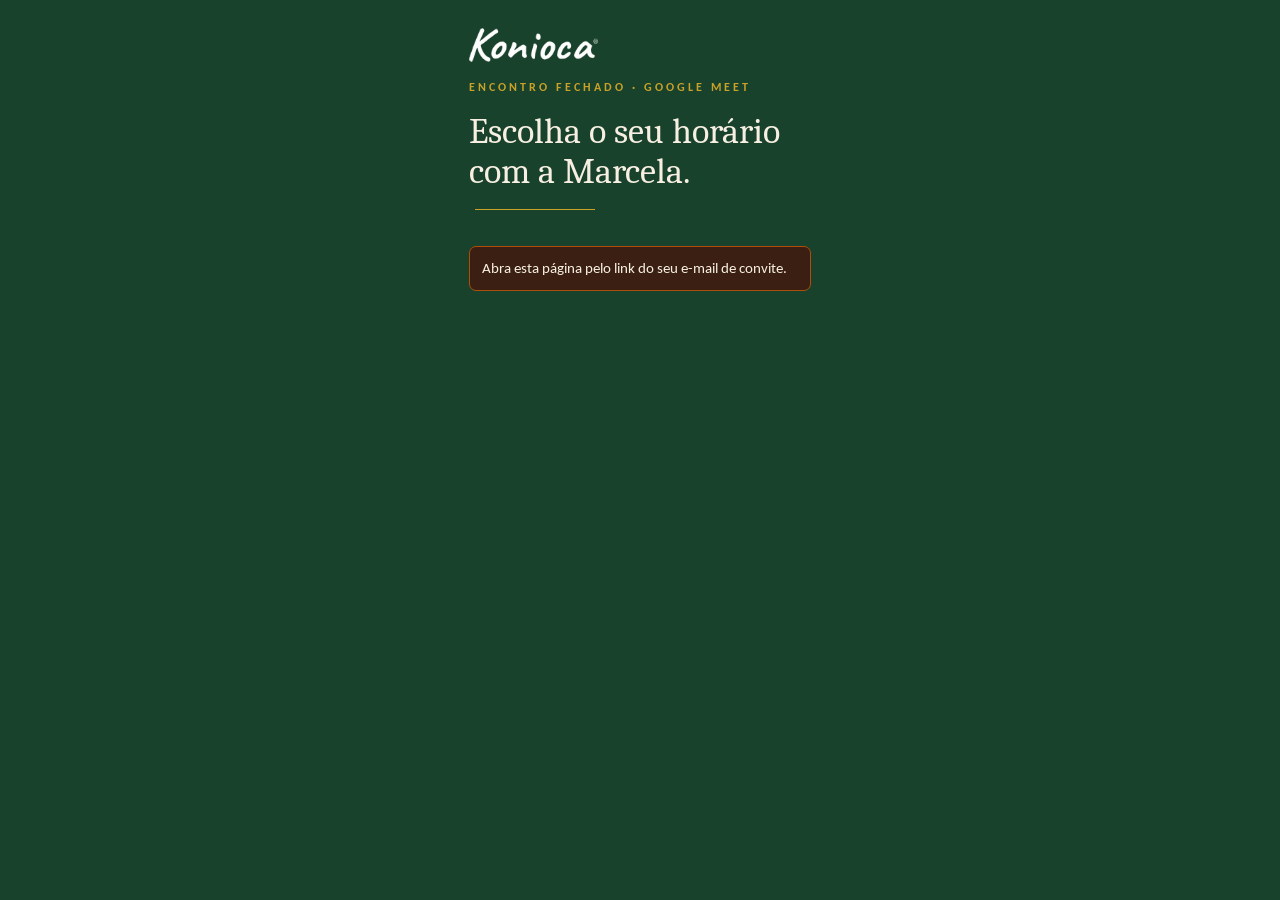
<file: site/horario/index.html>
<!doctype html>
<html lang="pt-BR"><head><meta charset="utf-8"><meta name="viewport" content="width=device-width, initial-scale=1"><title>Konioca · Escolha o seu horário</title>
<meta name="robots" content="noindex, nofollow">
<link rel="icon" type="image/png" sizes="64x64" href="../assets/img/favicon.png"><link rel="apple-touch-icon" href="../assets/img/apple-touch-icon.png">
<link rel="preconnect" href="https://fonts.googleapis.com"><link rel="preconnect" href="https://fonts.gstatic.com" crossorigin>
<link rel="stylesheet" href="https://fonts.googleapis.com/css2?family=Caladea:ital,wght@0,400;0,700;1,400&amp;family=Carlito:wght@400;700&amp;display=swap">
<link rel="stylesheet" href="../assets/css/site.css?v=0210c">
<style>
a{color:#f7f0e2}a:hover{color:#dce4d6}
.h-dia{font-size:12px;font-weight:700;letter-spacing:.2em;color:#c9a227;margin-top:6px}
.h-opcoes{display:grid;grid-template-columns:repeat(3,minmax(0,1fr));gap:8px}
.h-opcao{min-height:56px;padding:8px 6px;font:inherit;font-size:17px;font-weight:700;color:#f7f0e2;background:transparent;border:1px solid #c9a227;border-radius:7px;cursor:pointer;display:flex;flex-direction:column;align-items:center;justify-content:center;gap:2px}
.h-opcao small{font-size:12px;font-weight:400;color:#c9c9b8}
.h-opcao.escolhida{background:#b04d0c;border-color:#b04d0c}
.h-opcao[disabled]{opacity:.5;cursor:progress}
.h-cartao{display:flex;flex-direction:column;gap:10px;padding:16px;border:1px solid #c9a227;border-radius:10px;background:#0f2c1e}
.h-erro{font-size:15px;line-height:1.5;color:#f7f0e2;padding:10px 12px;border:1px solid #b04d0c;border-radius:7px;background:#3a1f12}
</style>
</head><body>
<div class="pagina" style="min-height: 100vh; display: flex; flex-direction: column; background: #19422d; font-family: Carlito, Calibri, 'Segoe UI', sans-serif; overflow: hidden">
<section style="display: flex; flex-direction: column; gap: 18px; padding: 28px 24px 40px 24px">
<img src="../assets/img/logo_konioca_branco.png" alt="Konioca" style="height: 34px; width: auto; align-self: flex-start">
<div style="font-size: 12px; font-weight: 700; letter-spacing: 0.25em; color: #c9a227">ENCONTRO FECHADO · GOOGLE MEET</div>
<h1 id="h-titulo" style="margin: 0; font-family: Caladea, Cambria, Georgia, serif; font-weight: 400; font-size: 36px; line-height: 1.1; color: #f7f0e2">Escolha o seu horário com a Marcela.</h1>
<div style="width: 120px; height: 1px; background: #c9a227; margin-left: 6px"></div>
<p style="margin: 0; font-size: 17px; line-height: 1.6; color: #dce4d6" data-tpl="{encontro_duracao} minutos, no máximo {encontro_capacidade} pessoas por grupo, pelo Google Meet. A confirmação com o link chega no seu e-mail, e a gente lembra na véspera e uma hora antes."></p>
<div id="h-erro" class="h-erro oculto" role="alert"></div>

<div id="h-atual" class="h-cartao oculto">
  <div style="font-size: 12px; font-weight: 700; letter-spacing: 0.2em; color: #c9a227">SEU HORÁRIO</div>
  <div id="h-atual-quando" style="font-family: Caladea, Cambria, Georgia, serif; font-size: 24px; line-height: 1.2; color: #f7f0e2"></div>
  <div id="h-atual-link" style="font-size: 15px; line-height: 1.5; color: #dce4d6"></div>
  <a id="h-agenda" href="#" style="display: flex; align-items: center; justify-content: center; height: 52px; background: transparent; color: #f7f0e2; font-size: 17px; font-weight: 700; text-decoration: none; border: 1px solid #c9a227; border-radius: 7px">Salvar na minha agenda</a>
  <button type="button" id="h-trocar" style="min-height: 44px; font: inherit; font-size: 15px; color: #c9c9b8; background: none; border: 0; text-decoration: underline; cursor: pointer">Trocar de horário</button>
</div>

<div id="h-lista" class="oculto" style="display: flex; flex-direction: column; gap: 10px"></div>
<div id="h-vazio" class="oculto" style="font-size: 16px; line-height: 1.6; color: #dce4d6">Nenhum horário aberto no momento: a agenda de encontros com a Marcela está sendo reorganizada. Novos horários aparecem aqui assim que a nova agenda abrir, e você recebe o aviso por e-mail antes de todo mundo.</div>
<p id="h-rodape" style="margin: 0; font-size: 13px; line-height: 1.5; color: #c9c9b8" data-tpl="Horários no fuso de Brasília. Só quem está na lista participa. No fim do encontro, a Marcela explica como garantir uma das {lote1} máquinas da pré-venda."></p>
</section>
</div>
<script src="../assets/js/env.js?v=0210c"></script>
<script src="../assets/js/comum.js?v=0510a"></script>
<script src="../assets/js/horario.js?v=0210c"></script>
</body></html>
</file>
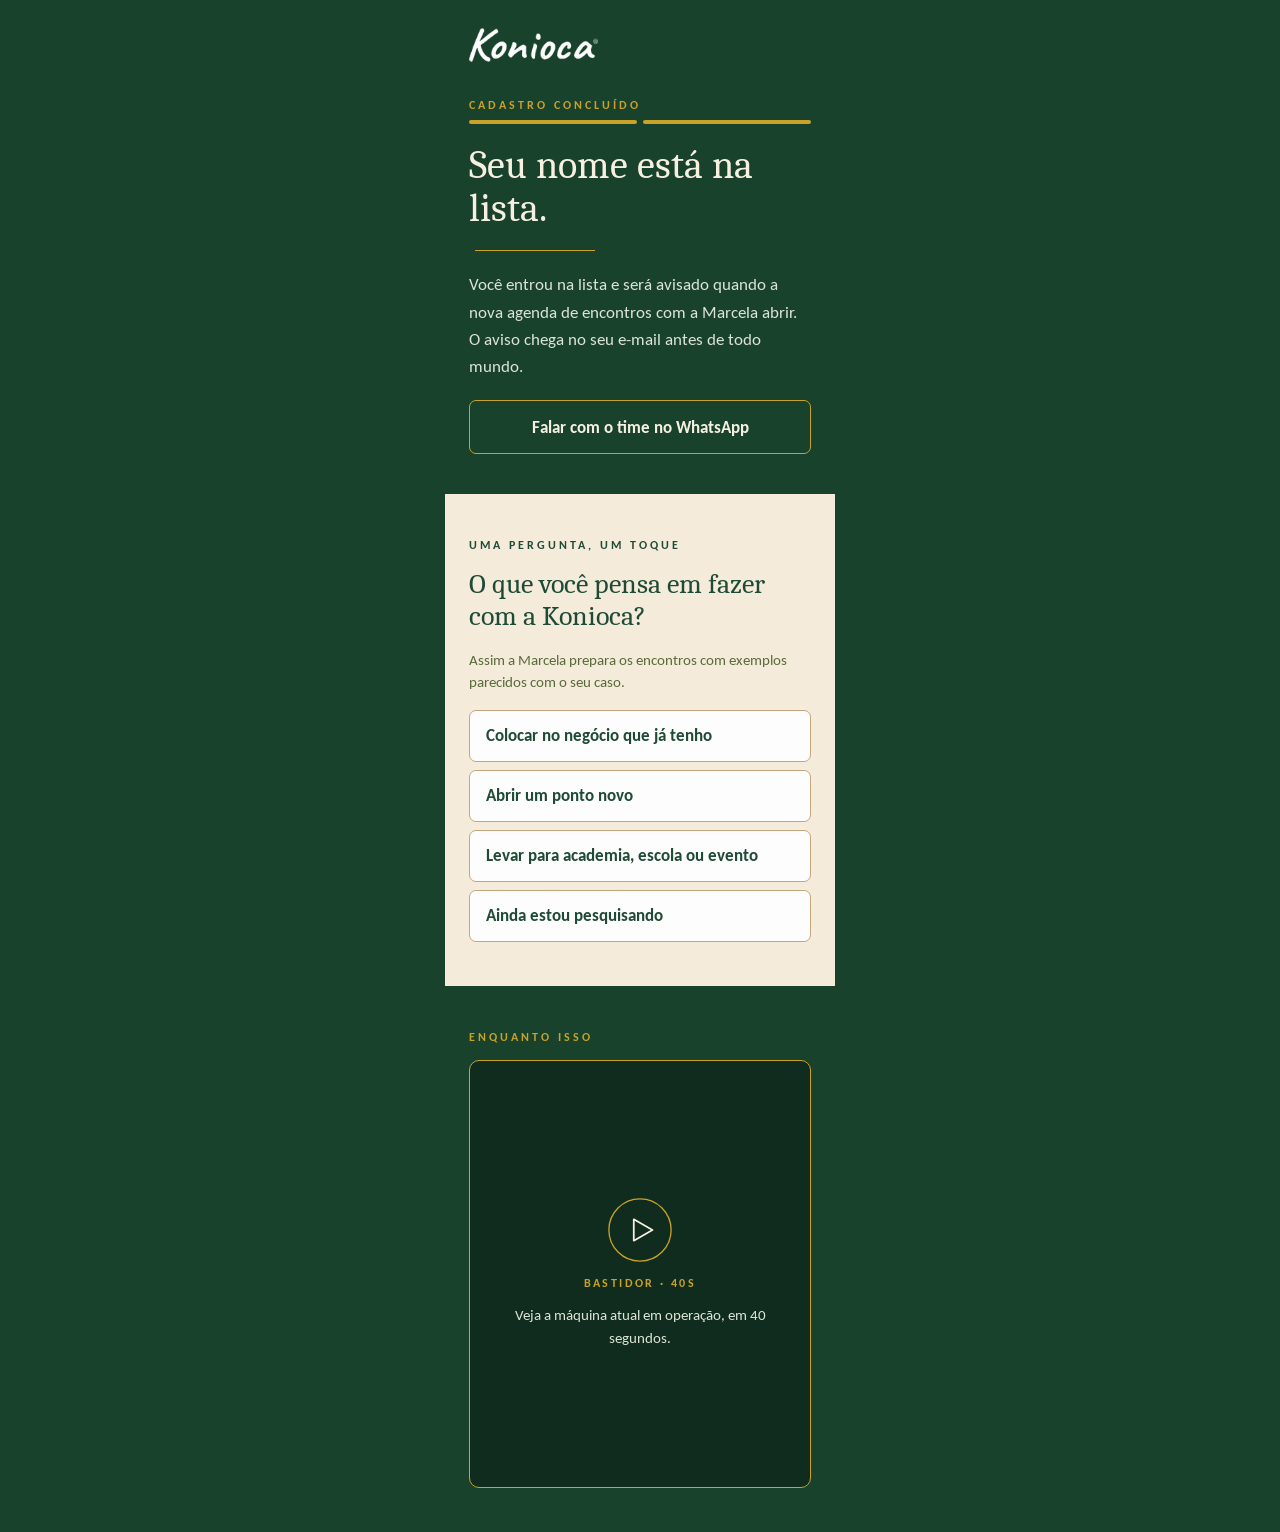
<file: site/obrigado.html>
<!doctype html>
<html lang="pt-BR"><head><meta charset="utf-8"><meta name="viewport" content="width=device-width, initial-scale=1"><title>Konioca · Cadastro feito, falta um passo</title>
<meta name="robots" content="noindex">
<link rel="icon" type="image/png" sizes="64x64" href="assets/img/favicon.png"><link rel="apple-touch-icon" href="assets/img/apple-touch-icon.png">
<link rel="preconnect" href="https://fonts.googleapis.com"><link rel="preconnect" href="https://fonts.gstatic.com" crossorigin>
<link rel="stylesheet" href="https://fonts.googleapis.com/css2?family=Caladea:ital,wght@0,400;0,700;1,400&amp;family=Carlito:wght@400;700&amp;display=swap">
<link rel="stylesheet" href="assets/css/site.css?v=0210c">
<style>
a{color:#f7f0e2}a:hover{color:#dce4d6}
</style>
</head><body>
<div class="pagina" style="min-height: 100vh; display: flex; flex-direction: column; background: #19422d; font-family: Carlito, Calibri, 'Segoe UI', sans-serif; overflow: hidden">
<section style="display: flex; flex-direction: column; gap: 20px; padding: 28px 24px 40px 24px">
<img src="assets/img/logo_konioca_branco.png" alt="Konioca" style="height: 34px; width: auto; align-self: flex-start">
<div style="display: flex; flex-direction: column; gap: 8px; padding-top: 16px">
<div style="font-size: 12px; font-weight: 700; letter-spacing: 0.25em; color: #c9a227">CADASTRO CONCLUÍDO</div>
<div style="display: grid; grid-template-columns: repeat(2, minmax(0, 1fr)); gap: 6px">
<div style="height: 4px; background: #c9a227; border-radius: 2px"></div>
<div style="height: 4px; background: #c9a227; border-radius: 2px"></div>
</div>
</div>
<h1 style="margin: 0; font-family: Caladea, Cambria, Georgia, serif; font-weight: 400; font-size: 40px; line-height: 1.08; color: #f7f0e2">Seu nome está na lista.</h1>
<div style="width: 120px; height: 1px; background: #c9a227; margin-left: 6px"></div>
<p style="margin: 0; font-size: 17px; line-height: 1.6; color: #dce4d6" data-agenda="pausada">Você entrou na lista e será avisado quando a nova agenda de encontros com a Marcela abrir. O aviso chega no seu e-mail antes de todo mundo.</p>
<p class="oculto" style="margin: 0; font-size: 17px; line-height: 1.6; color: #dce4d6" data-agenda="aberta" data-tpl="A Marcela apresenta a nova geração em encontros fechados pelo Google Meet: {encontro_duracao} minutos, no máximo {encontro_capacidade} pessoas por grupo. Escolha o seu horário agora. A confirmação com o link chega no seu e-mail."></p>
<a id="btn-horario" class="oculto" data-agenda="aberta" href="horario/" style="display: flex; align-items: center; justify-content: center; height: 60px; background: #b04d0c; color: #f7f0e2; font-size: 19px; font-weight: 700; text-decoration: none; border-radius: 7px">Escolher meu horário</a>
<a id="btn-time" href="#" data-href="whatsapp_time_link" target="_blank" rel="noopener" style="display: flex; align-items: center; justify-content: center; gap: 10px; height: 52px; background: transparent; color: #f7f0e2; font-size: 17px; font-weight: 700; text-decoration: none; border: 1px solid #c9a227; border-radius: 7px">Falar com o time no WhatsApp</a>
<div class="oculto" data-agenda="aberta" style="display: flex; justify-content: space-between; align-items: baseline; padding: 12px 2px; border-top: 1px solid #2f5a44; border-bottom: 1px solid #2f5a44">
<div style="font-size: 12px; font-weight: 700; letter-spacing: 0.2em; color: #c9a227">ENCONTRO FECHADO</div>
<div style="font-family: Caladea, Cambria, Georgia, serif; font-size: 21px; color: #f7f0e2" data-tpl="Google Meet · {encontro_duracao} min"></div>
</div>
</section>

<section style="display: flex; flex-direction: column; gap: 16px; padding: 44px 24px; background: #f4ebdb">
<div style="font-size: 12px; font-weight: 700; letter-spacing: 0.25em; color: #1f4a36">UMA PERGUNTA, UM TOQUE</div>
<h2 style="margin: 0; font-family: Caladea, Cambria, Georgia, serif; font-weight: 400; font-size: 28px; line-height: 1.15; color: #1f4a36">O que você pensa em fazer com a Konioca?</h2>
<p style="margin: 0; font-size: 15px; line-height: 1.5; color: #5a6b3a">Assim a Marcela prepara os encontros com exemplos parecidos com o seu caso.</p>
<div style="display: flex; flex-direction: column; gap: 8px">
<button type="button" class="opcao" style="min-height: 52px; padding: 12px 16px; text-align: left; font-family: Carlito, Calibri, sans-serif; font-size: 17px; font-weight: 700; border-radius: 7px; cursor: pointer; background: #fdfdfd; color: #1f4a36; border: 1px solid #c4a77d">Colocar no negócio que já tenho</button>
<button type="button" class="opcao" style="min-height: 52px; padding: 12px 16px; text-align: left; font-family: Carlito, Calibri, sans-serif; font-size: 17px; font-weight: 700; border-radius: 7px; cursor: pointer; background: #fdfdfd; color: #1f4a36; border: 1px solid #c4a77d">Abrir um ponto novo</button>
<button type="button" class="opcao" style="min-height: 52px; padding: 12px 16px; text-align: left; font-family: Carlito, Calibri, sans-serif; font-size: 17px; font-weight: 700; border-radius: 7px; cursor: pointer; background: #fdfdfd; color: #1f4a36; border: 1px solid #c4a77d">Levar para academia, escola ou evento</button>
<button type="button" class="opcao" style="min-height: 52px; padding: 12px 16px; text-align: left; font-family: Carlito, Calibri, sans-serif; font-size: 17px; font-weight: 700; border-radius: 7px; cursor: pointer; background: #fdfdfd; color: #1f4a36; border: 1px solid #c4a77d">Ainda estou pesquisando</button>
</div>
<div id="anotado" class="oculto" style="font-family: Caladea, Cambria, Georgia, serif; font-style: italic; font-size: 18px; color: #1f4a36"><span data-agenda="pausada">Anotado. Você recebe a nova agenda antes de todo mundo.</span><span class="oculto" data-agenda="aberta">Anotado. Te vejo no encontro.</span></div>

</section>

<section style="display: flex; flex-direction: column; gap: 16px; padding: 44px 24px; background: #19422d; flex-grow: 1">
<div style="font-size: 12px; font-weight: 700; letter-spacing: 0.25em; color: #c9a227">ENQUANTO ISSO</div>
<div style="width: 100%; aspect-ratio: 342 / 428; box-sizing: border-box; background: #0f2c1e; border: 1px solid #c9a227; border-radius: 10px; display: flex; flex-direction: column; align-items: center; justify-content: center; gap: 14px">
<svg width="64" height="64" viewBox="0 0 72 72" fill="none" aria-hidden="true"><circle cx="36" cy="36" r="35" stroke="#c9a227" stroke-width="1.5"/><path d="M29 24 L50 36 L29 48 Z" stroke="#f7f0e2" stroke-width="2" stroke-linejoin="round"/></svg>
<div style="font-size: 12px; font-weight: 700; letter-spacing: 0.2em; color: #c9a227">BASTIDOR · 40S</div>
<div style="font-size: 15px; line-height: 1.5; color: #dce4d6; text-align: center; padding: 0 32px">Veja a máquina atual em operação, em 40 segundos.</div>
</div>
</section>

</div>
<script src="assets/js/env.js?v=0210c"></script>
<script src="assets/js/comum.js?v=0510a"></script>
<script src="assets/js/pixels.js?v=0210c"></script>
<script src="assets/js/obrigado.js?v=0210c"></script>
</body></html>
</file>
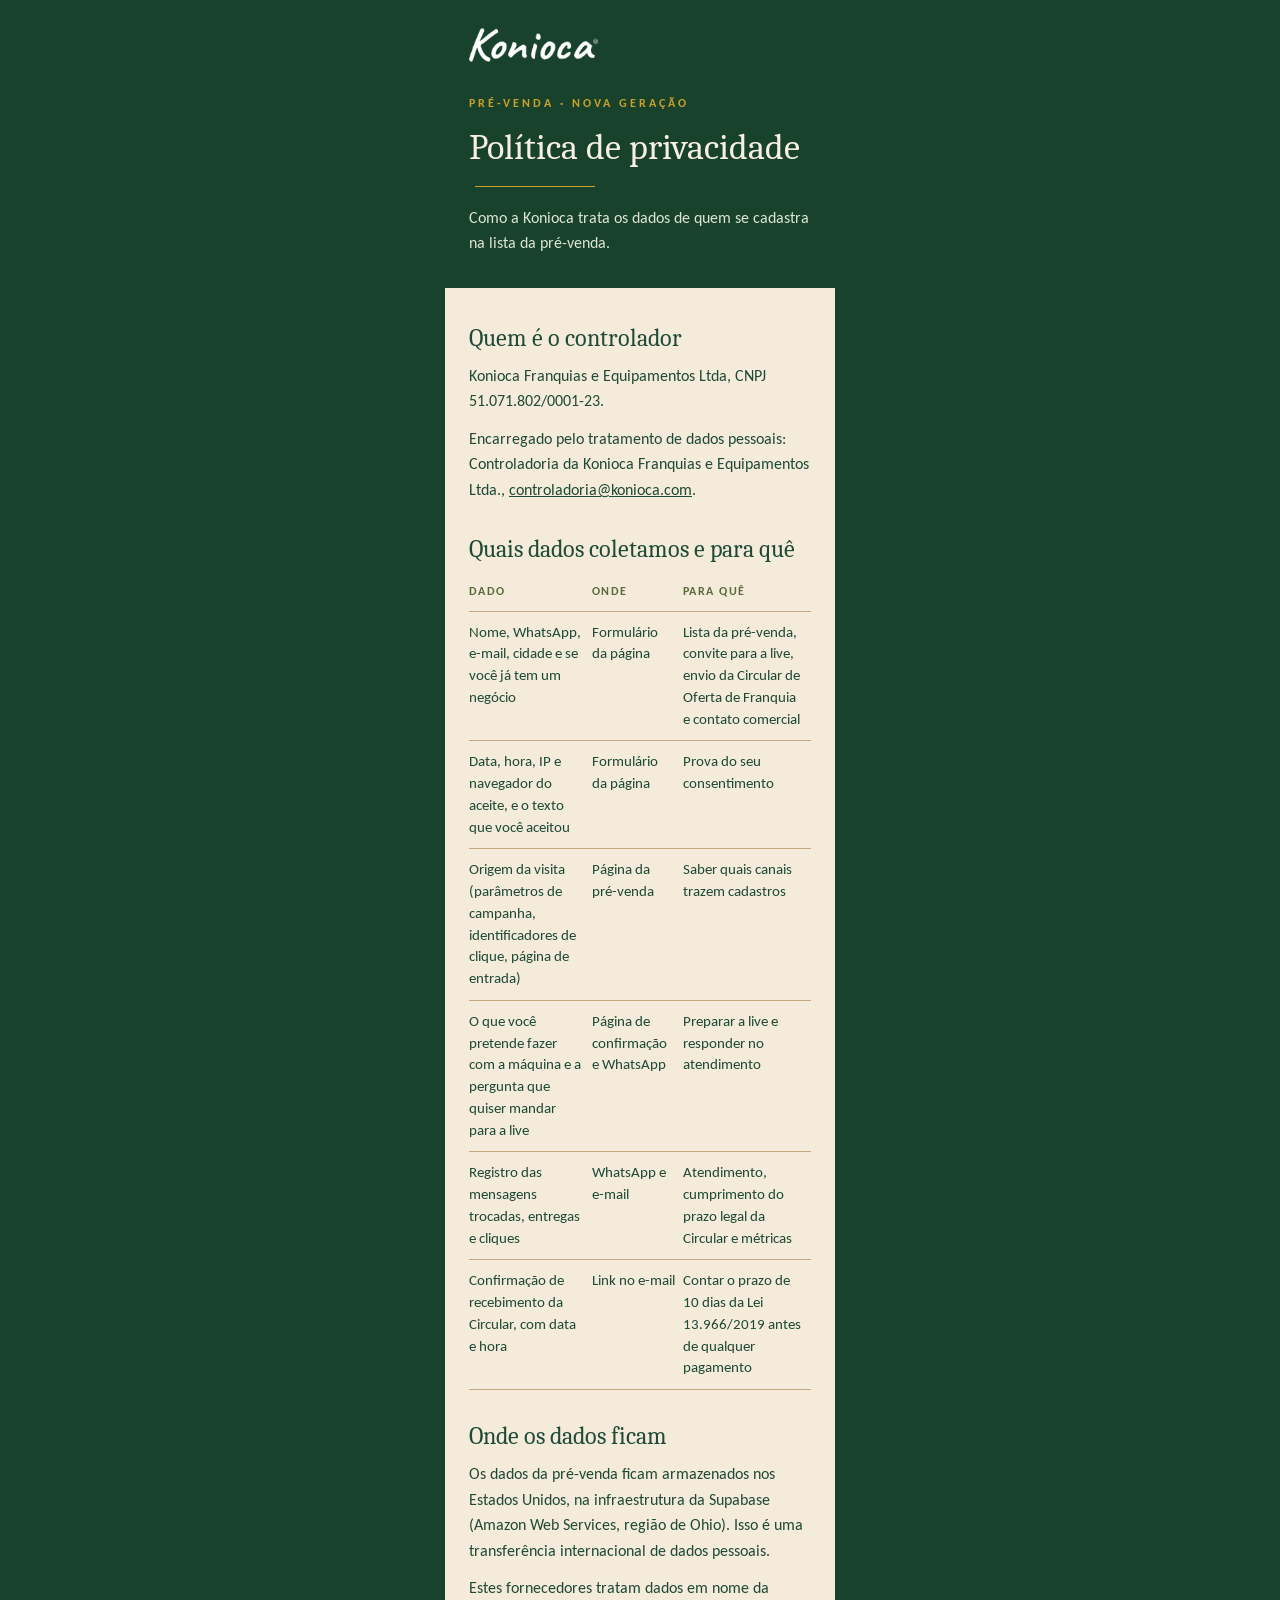
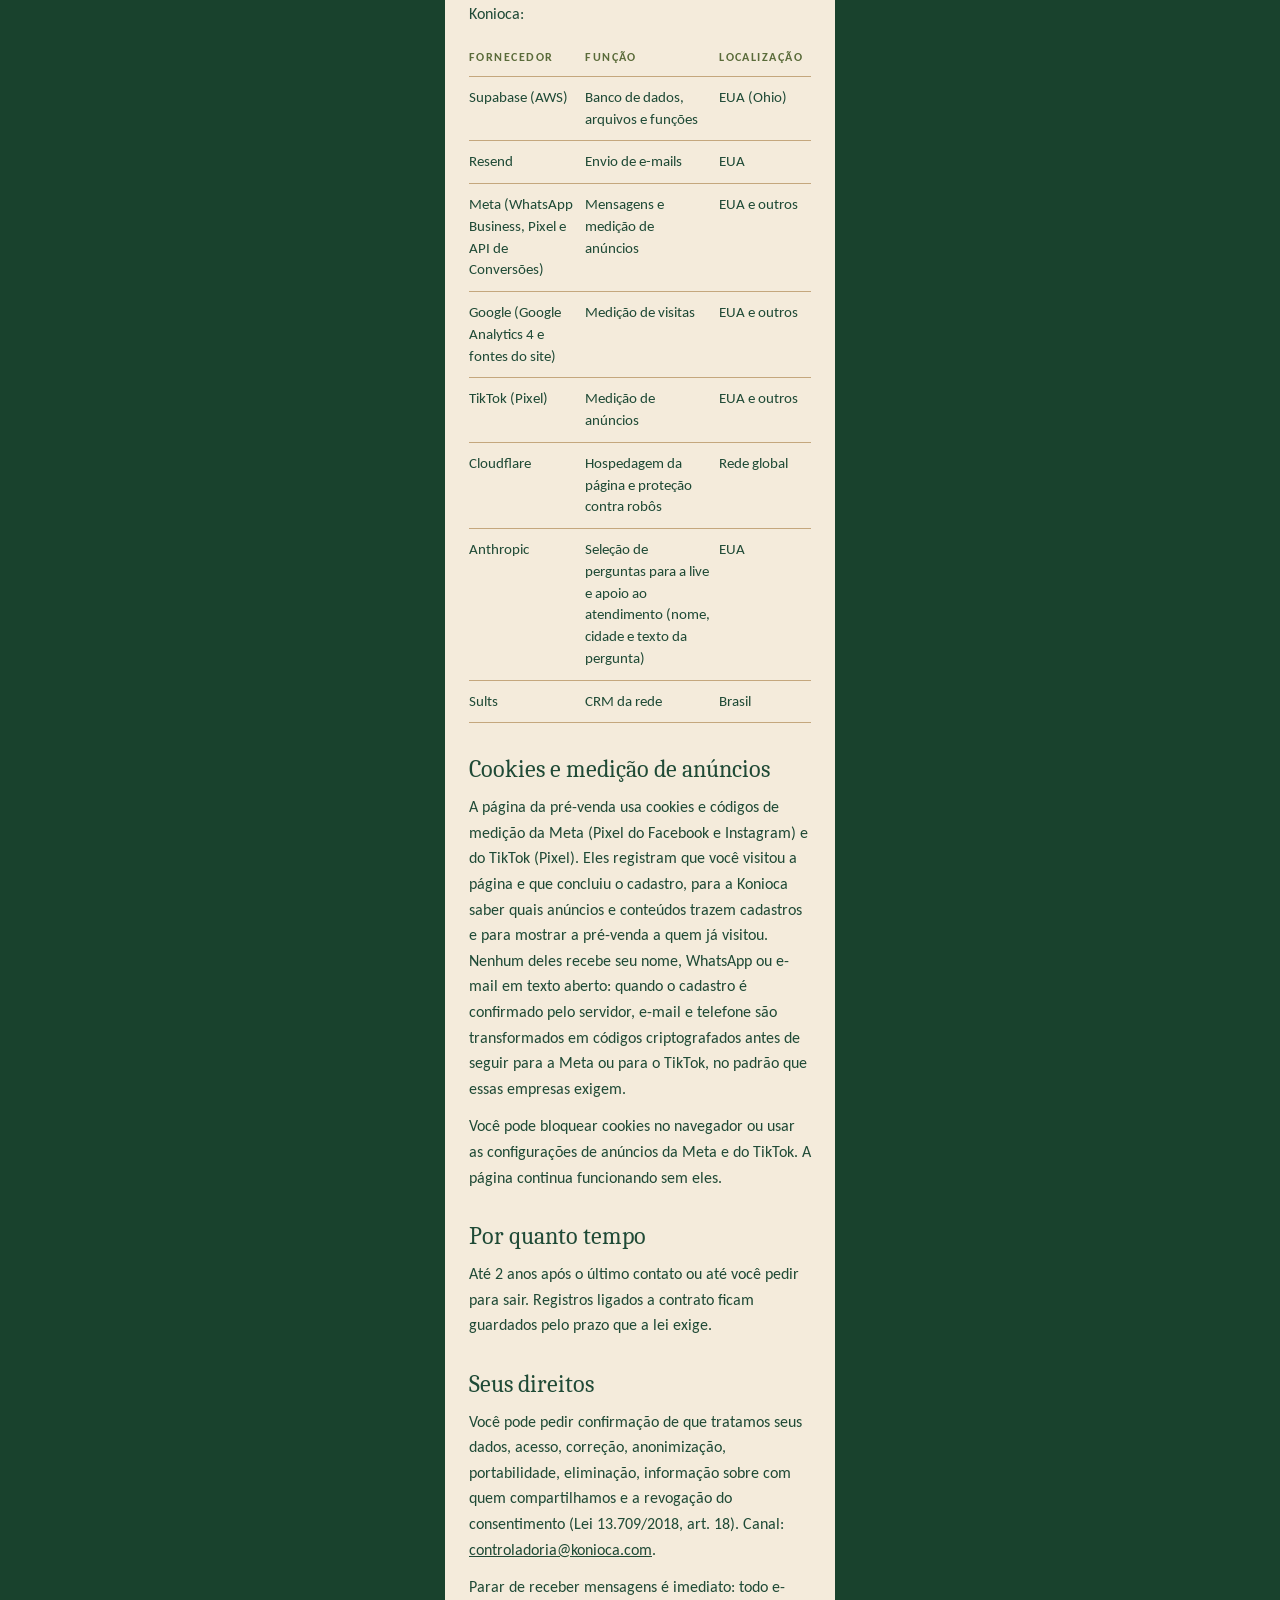
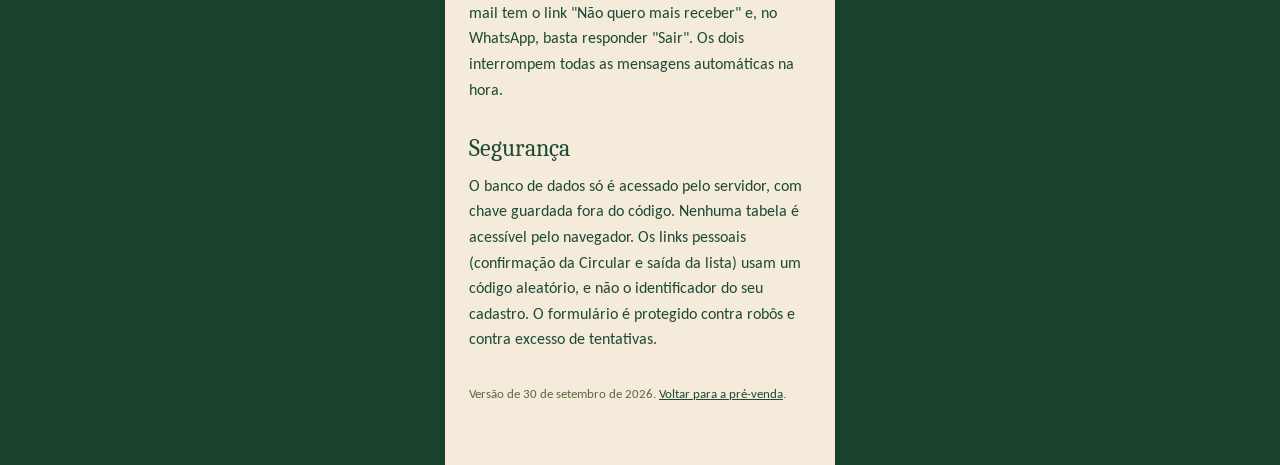
<file: site/privacidade.html>
<!doctype html>
<html lang="pt-BR"><head><meta charset="utf-8"><meta name="viewport" content="width=device-width, initial-scale=1"><title>Konioca · Política de privacidade da pré-venda</title>
<meta name="description" content="Como a Konioca trata os dados de quem se cadastra na pré-venda da nova geração.">
<link rel="icon" type="image/png" sizes="64x64" href="assets/img/favicon.png"><link rel="apple-touch-icon" href="assets/img/apple-touch-icon.png">
<link rel="preconnect" href="https://fonts.googleapis.com"><link rel="preconnect" href="https://fonts.gstatic.com" crossorigin>
<link rel="stylesheet" href="https://fonts.googleapis.com/css2?family=Caladea:ital,wght@0,400;0,700;1,400&amp;family=Carlito:wght@400;700&amp;display=swap">
<link rel="stylesheet" href="assets/css/site.css?v=b81dbf2">
<style>
.pol{background:#f4ebdb;color:#1f4a36;font-family:Carlito,Calibri,'Segoe UI',sans-serif;font-size:16px;line-height:1.6;padding:36px 24px 48px}
.pol h2{margin:32px 0 10px;font-family:Caladea,Cambria,Georgia,serif;font-weight:400;font-size:24px;line-height:1.2;color:#1f4a36}
.pol p{margin:0 0 12px}
.pol ul{margin:0 0 12px;padding-left:20px}
.pol li{margin:0 0 8px}
.pol table{width:100%;border-collapse:collapse;margin:4px 0 16px;font-size:15px;line-height:1.45}
.pol th,.pol td{text-align:left;vertical-align:top;padding:10px 8px 10px 0;border-bottom:1px solid #c4a77d}
.pol th{font-size:12px;font-weight:700;letter-spacing:.12em;text-transform:uppercase;color:#5a6b3a}
.pol a{color:#1f4a36}
.pol .nota{font-size:13px;color:#5a6b3a}
@media (max-width:420px){.pol table,.pol thead,.pol tbody,.pol tr,.pol th,.pol td{display:block}.pol thead{display:none}.pol tr{border-bottom:1px solid #c4a77d;padding:10px 0}.pol td{border:0;padding:2px 0}.pol td:first-child{font-weight:700}}
</style>
</head><body>
<div class="pagina" style="min-height: 100vh; display: flex; flex-direction: column; background: #19422d">
<header style="display: flex; flex-direction: column; gap: 18px; padding: 28px 24px 32px 24px; font-family: Carlito, Calibri, 'Segoe UI', sans-serif">
<a href="/" aria-label="Voltar para a pré-venda"><img src="assets/img/logo_konioca_branco.png" alt="Konioca" style="height: 34px; width: auto"></a>
<div style="font-size: 12px; font-weight: 700; letter-spacing: 0.25em; color: #c9a227; padding-top: 12px">PRÉ-VENDA · NOVA GERAÇÃO</div>
<h1 style="margin: 0; font-family: Caladea, Cambria, Georgia, serif; font-weight: 400; font-size: 36px; line-height: 1.1; color: #f7f0e2">Política de privacidade</h1>
<div style="width: 120px; height: 1px; background: #c9a227; margin-left: 6px"></div>
<p style="margin: 0; font-size: 16px; line-height: 1.6; color: #dce4d6">Como a Konioca trata os dados de quem se cadastra na lista da pré-venda.</p>
</header>

<main class="pol" style="flex-grow: 1">
<h2 style="margin-top: 0">Quem é o controlador</h2>
<p>Konioca Franquias e Equipamentos Ltda, CNPJ 51.071.802/0001-23.</p>
<p>Encarregado pelo tratamento de dados pessoais: Controladoria da Konioca Franquias e Equipamentos Ltda., <a href="mailto:controladoria@konioca.com">controladoria@konioca.com</a>.</p>

<h2>Quais dados coletamos e para quê</h2>
<table>
<thead><tr><th>Dado</th><th>Onde</th><th>Para quê</th></tr></thead>
<tbody>
<tr><td>Nome, WhatsApp, e-mail, cidade e se você já tem um negócio</td><td>Formulário da página</td><td>Lista da pré-venda, convite para a live, envio da Circular de Oferta de Franquia e contato comercial</td></tr>
<tr><td>Data, hora, IP e navegador do aceite, e o texto que você aceitou</td><td>Formulário da página</td><td>Prova do seu consentimento</td></tr>
<tr><td>Origem da visita (parâmetros de campanha, identificadores de clique, página de entrada)</td><td>Página da pré-venda</td><td>Saber quais canais trazem cadastros</td></tr>
<tr><td>O que você pretende fazer com a máquina e a pergunta que quiser mandar para a live</td><td>Página de confirmação e WhatsApp</td><td>Preparar a live e responder no atendimento</td></tr>
<tr><td>Registro das mensagens trocadas, entregas e cliques</td><td>WhatsApp e e-mail</td><td>Atendimento, cumprimento do prazo legal da Circular e métricas</td></tr>
<tr><td>Confirmação de recebimento da Circular, com data e hora</td><td>Link no e-mail</td><td>Contar o prazo de 10 dias da Lei 13.966/2019 antes de qualquer pagamento</td></tr>
</tbody>
</table>

<h2>Onde os dados ficam</h2>
<p>Os dados da pré-venda ficam armazenados nos Estados Unidos, na infraestrutura da Supabase (Amazon Web Services, região de Ohio). Isso é uma transferência internacional de dados pessoais.</p>
<p>Estes fornecedores tratam dados em nome da Konioca:</p>
<table>
<thead><tr><th>Fornecedor</th><th>Função</th><th>Localização</th></tr></thead>
<tbody>
<tr><td>Supabase (AWS)</td><td>Banco de dados, arquivos e funções</td><td>EUA (Ohio)</td></tr>
<tr><td>Resend</td><td>Envio de e-mails</td><td>EUA</td></tr>
<tr><td>Meta (WhatsApp Business, Pixel e API de Conversões)</td><td>Mensagens e medição de anúncios</td><td>EUA e outros</td></tr>
<tr><td>Google (Google Analytics 4 e fontes do site)</td><td>Medição de visitas</td><td>EUA e outros</td></tr>
<tr><td>TikTok (Pixel)</td><td>Medição de anúncios</td><td>EUA e outros</td></tr>
<tr><td>Cloudflare</td><td>Hospedagem da página e proteção contra robôs</td><td>Rede global</td></tr>
<tr><td>Anthropic</td><td>Seleção de perguntas para a live e apoio ao atendimento (nome, cidade e texto da pergunta)</td><td>EUA</td></tr>
<tr><td>Sults</td><td>CRM da rede</td><td>Brasil</td></tr>
</tbody>
</table>

<h2>Cookies e medição de anúncios</h2>
<p>A página da pré-venda usa cookies e códigos de medição da Meta (Pixel do Facebook e Instagram) e do TikTok (Pixel). Eles registram que você visitou a página e que concluiu o cadastro, para a Konioca saber quais anúncios e conteúdos trazem cadastros e para mostrar a pré-venda a quem já visitou. Nenhum deles recebe seu nome, WhatsApp ou e-mail em texto aberto: quando o cadastro é confirmado pelo servidor, e-mail e telefone são transformados em códigos criptografados antes de seguir para a Meta ou para o TikTok, no padrão que essas empresas exigem.</p>
<p>Você pode bloquear cookies no navegador ou usar as configurações de anúncios da Meta e do TikTok. A página continua funcionando sem eles.</p>

<h2>Por quanto tempo</h2>
<p>Até 2 anos após o último contato ou até você pedir para sair. Registros ligados a contrato ficam guardados pelo prazo que a lei exige.</p>

<h2>Seus direitos</h2>
<p>Você pode pedir confirmação de que tratamos seus dados, acesso, correção, anonimização, portabilidade, eliminação, informação sobre com quem compartilhamos e a revogação do consentimento (Lei 13.709/2018, art. 18). Canal: <a href="mailto:controladoria@konioca.com">controladoria@konioca.com</a>.</p>
<p>Parar de receber mensagens é imediato: todo e-mail tem o link "Não quero mais receber" e, no WhatsApp, basta responder "Sair". Os dois interrompem todas as mensagens automáticas na hora.</p>

<h2>Segurança</h2>
<p>O banco de dados só é acessado pelo servidor, com chave guardada fora do código. Nenhuma tabela é acessível pelo navegador. Os links pessoais (confirmação da Circular e saída da lista) usam um código aleatório, e não o identificador do seu cadastro. O formulário é protegido contra robôs e contra excesso de tentativas.</p>

<p class="nota" style="margin-top: 32px">Versão de 30 de setembro de 2026. <a href="/">Voltar para a pré-venda</a>.</p>
</main>
</div>
</body></html>
</file>
<file: site/assets/css/site.css>
/* Konioca · pré-venda. Complementa os estilos inline portados das visualizações aprovadas. */
html{-webkit-text-size-adjust:100%}
body{margin:0;background:#19422d;font-family:Carlito,Calibri,"Segoe UI",sans-serif;display:flex;justify-content:center}
.pagina{width:100%;max-width:390px;margin:0 auto;box-sizing:border-box}
/* Valores e datas chegam da configuração: ficam invisíveis até o preenchimento, sem pular o layout. */
html:not(.pronto) [data-t],html:not(.pronto) [data-tpl]{visibility:hidden}
.oculto{display:none !important}
input:focus,button:focus-visible,a:focus-visible{outline:2px solid #c9a227;outline-offset:2px}
.campo-erro{border-color:#b04d0c !important;background:#fbeee6 !important}
.msg-erro{font-size:14px;line-height:1.4;color:#b04d0c}
.msg-sugestao{font-size:15px;line-height:1.5;color:#1f4a36;padding:8px 10px;border:1px solid #c9a227;border-radius:7px;background:#fbf4e2}
.msg-sugestao button{border:0;background:none;padding:0;font:inherit;cursor:pointer;text-decoration:underline}
.sugestao-usar{color:#b04d0c;font-weight:700}
.sugestao-manter{color:#5a6b3a}
.form-erro{padding:12px 14px;border:1px solid #b04d0c;border-radius:7px;background:#fbeee6;color:#8a3a08;font-size:15px;line-height:1.45}
button.cta{border:0;cursor:pointer;font-family:Carlito,Calibri,sans-serif;width:100%}
button.cta[disabled]{opacity:.7;cursor:progress}
.hp{position:absolute;left:-10000px;top:auto;width:1px;height:1px;overflow:hidden}
summary::-webkit-details-marker{display:none}
.quadro svg{width:100%;height:auto}

@media (prefers-reduced-motion:reduce){*{transition:none !important}}
</file>
